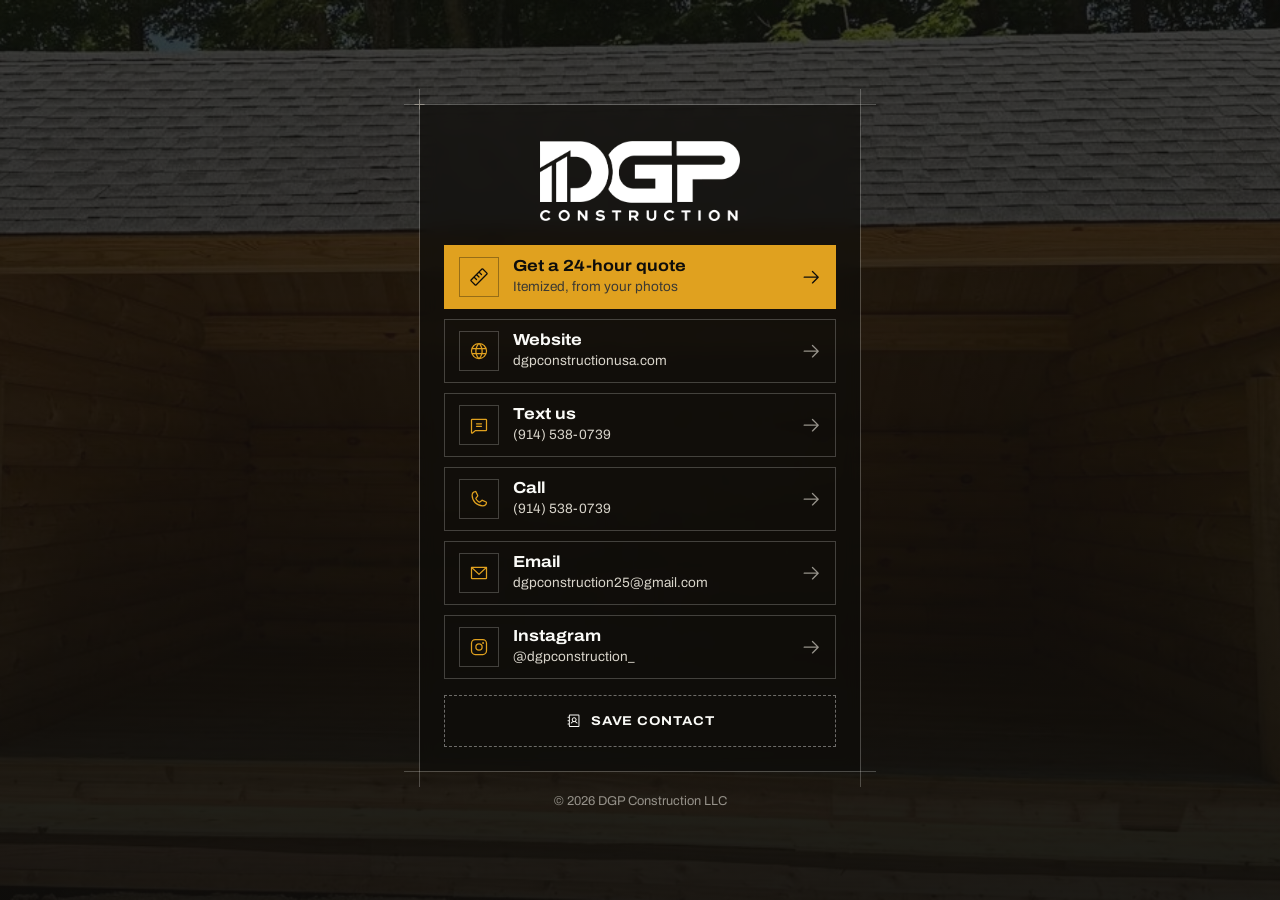
<file: redirect/index.html>
<!doctype html>
<html lang="en">
<head>
  <meta charset="utf-8">
  <meta name="viewport" content="width=device-width, initial-scale=1">
  <title>DGP Construction | Contact Card</title>
  <meta name="description" content="Contact DGP Construction: finish carpentry and trim work in Danbury, CT. Text, call, email or request an itemized quote within 24 hours.">
  <meta name="robots" content="noindex, follow">
  <meta name="theme-color" content="#0E0D0B">
  <link rel="canonical" href="https://dgpconstructionusa.com/redirect/">
  <link rel="icon" href="../favicon.ico" sizes="32x32">
  <link rel="icon" href="../assets/icons/favicon.svg" type="image/svg+xml">
  <link rel="apple-touch-icon" href="../apple-touch-icon.png">
  <link rel="manifest" href="../site.webmanifest">

  <meta property="og:type" content="profile">
  <meta property="og:site_name" content="DGP Construction">
  <meta property="og:title" content="DGP Construction | Contact Card">
  <meta property="og:description" content="Finish carpentry and trim work in Danbury, CT. Text, call, email or request an itemized quote within 24 hours.">
  <meta property="og:url" content="https://dgpconstructionusa.com/redirect/">
  <meta property="og:image" content="https://dgpconstructionusa.com/assets/img/og-image.jpg">
  <meta property="og:image:width" content="1200">
  <meta property="og:image:height" content="630">
  <meta name="twitter:card" content="summary_large_image">

  <link rel="preload" href="../assets/fonts/archivo-latin.woff2" as="font" type="font/woff2" crossorigin>
  <link rel="stylesheet" href="../assets/css/style.css">
</head>
<body class="card-page">
  <div class="card-bg" aria-hidden="true">
    <img src="../assets/img/dgp-timber-pavilion.webp" alt="" width="1365" height="635" fetchpriority="high">
  </div>

  <main class="vcard">
    <div class="vcard-sheet">
      <span class="t-v t-l" aria-hidden="true"></span><span class="t-v t-r" aria-hidden="true"></span>
      <span class="t-h t-t" aria-hidden="true"></span><span class="t-h t-b" aria-hidden="true"></span>
      <svg class="t-decor" aria-hidden="true"><use href="#i-plus"/></svg>

      <header class="vcard-head">
        <a href="../" aria-label="DGP Construction website"><img class="vcard-logo" src="../assets/img/DGP-LOGO-WHITE.webp" alt="DGP Construction" width="1100" height="440"></a>
        <h1 class="sr-only">DGP Construction contact card</h1>
      </header>

      <nav aria-label="Contact DGP Construction">
        <ul class="vcard-links">
          <li><a class="vlink vlink-primary" href="../#quote">
            <span class="vlink-ico"><svg class="ico" aria-hidden="true"><use href="#i-ruler"/></svg></span>
            <span class="vlink-text"><strong>Get a 24-hour quote</strong><span>Itemized, from your photos</span></span>
            <svg class="ico" aria-hidden="true"><use href="#i-arrow-right"/></svg>
          </a></li>
          <li><a class="vlink" href="../">
            <span class="vlink-ico"><svg class="ico" aria-hidden="true"><use href="#i-globe"/></svg></span>
            <span class="vlink-text"><strong>Website</strong><span>dgpconstructionusa.com</span></span>
            <svg class="ico" aria-hidden="true"><use href="#i-arrow-right"/></svg>
          </a></li>
          <li><a class="vlink" href="sms:+19145380739">
            <span class="vlink-ico"><svg class="ico" aria-hidden="true"><use href="#i-chat-text"/></svg></span>
            <span class="vlink-text"><strong>Text us</strong><span>(914) 538-0739</span></span>
            <svg class="ico" aria-hidden="true"><use href="#i-arrow-right"/></svg>
          </a></li>
          <li><a class="vlink" href="tel:+19145380739">
            <span class="vlink-ico"><svg class="ico" aria-hidden="true"><use href="#i-phone"/></svg></span>
            <span class="vlink-text"><strong>Call</strong><span>(914) 538-0739</span></span>
            <svg class="ico" aria-hidden="true"><use href="#i-arrow-right"/></svg>
          </a></li>
          <li><a class="vlink" href="mailto:dgpconstruction25@gmail.com">
            <span class="vlink-ico"><svg class="ico" aria-hidden="true"><use href="#i-envelope-simple"/></svg></span>
            <span class="vlink-text"><strong>Email</strong><span>dgpconstruction25@gmail.com</span></span>
            <svg class="ico" aria-hidden="true"><use href="#i-arrow-right"/></svg>
          </a></li>
          <li><a class="vlink" href="https://www.instagram.com/dgpconstruction_/" target="_blank" rel="noopener">
            <span class="vlink-ico"><svg class="ico" aria-hidden="true"><use href="#i-instagram"/></svg></span>
            <span class="vlink-text"><strong>Instagram</strong><span>@dgpconstruction_</span></span>
            <svg class="ico" aria-hidden="true"><use href="#i-arrow-right"/></svg>
          </a></li>
          <!-- FACEBOOK: add the page URL and uncomment when it exists
          <li><a class="vlink" href="https://www.facebook.com/YOUR-PAGE" target="_blank" rel="noopener">
            <span class="vlink-ico"><svg class="ico" aria-hidden="true"><use href="#i-facebook"/></svg></span>
            <span class="vlink-text"><strong>Facebook</strong><span>DGP Construction</span></span>
            <svg class="ico" aria-hidden="true"><use href="#i-arrow-right"/></svg>
          </a></li>
          -->
        </ul>
      </nav>

      <a class="vcard-save" href="dgp-construction.vcf" download>
        <svg class="ico" aria-hidden="true"><use href="#i-address-book"/></svg>
        Save contact
      </a>
    </div>

    <p class="vcard-foot">&copy; 2026 DGP Construction LLC</p>
  </main>

  <svg class="sprite" width="0" height="0" aria-hidden="true">
    <symbol id="i-ruler" viewBox="0 0 256 256"><path d="M235.32,73.37,182.63,20.69a16,16,0,0,0-22.63,0L20.68,160a16,16,0,0,0,0,22.63l52.69,52.68a16,16,0,0,0,22.63,0L235.32,96A16,16,0,0,0,235.32,73.37ZM84.68,224,32,171.31l32-32,26.34,26.35a8,8,0,0,0,11.32-11.32L75.31,128,96,107.31l26.34,26.35a8,8,0,0,0,11.32-11.32L107.31,96,128,75.31l26.34,26.35a8,8,0,0,0,11.32-11.32L139.31,64l32-32L224,84.69Z"/></symbol>
    <symbol id="i-arrow-right" viewBox="0 0 256 256"><path d="M221.66,133.66l-72,72a8,8,0,0,1-11.32-11.32L196.69,136H40a8,8,0,0,1,0-16H196.69L138.34,61.66a8,8,0,0,1,11.32-11.32l72,72A8,8,0,0,1,221.66,133.66Z"/></symbol>
    <symbol id="i-chat-text" viewBox="0 0 256 256"><path d="M216,48H40A16,16,0,0,0,24,64V224a15.85,15.85,0,0,0,9.24,14.5A16.13,16.13,0,0,0,40,240a15.89,15.89,0,0,0,10.25-3.78l.09-.07L83,208H216a16,16,0,0,0,16-16V64A16,16,0,0,0,216,48ZM40,224h0ZM216,192H80a8,8,0,0,0-5.23,1.95L40,224V64H216ZM88,112a8,8,0,0,1,8-8h64a8,8,0,0,1,0,16H96A8,8,0,0,1,88,112Zm0,32a8,8,0,0,1,8-8h64a8,8,0,1,1,0,16H96A8,8,0,0,1,88,144Z"/></symbol>
    <symbol id="i-phone" viewBox="0 0 256 256"><path d="M222.37,158.46l-47.11-21.11-.13-.06a16,16,0,0,0-15.17,1.4,8.12,8.12,0,0,0-.75.56L134.87,160c-15.42-7.49-31.34-23.29-38.83-38.51l20.78-24.71c.2-.25.39-.5.57-.77a16,16,0,0,0,1.32-15.06l0-.12L97.54,33.64a16,16,0,0,0-16.62-9.52A56.26,56.26,0,0,0,32,80c0,79.4,64.6,144,144,144a56.26,56.26,0,0,0,55.88-48.92A16,16,0,0,0,222.37,158.46ZM176,208A128.14,128.14,0,0,1,48,80,40.2,40.2,0,0,1,82.87,40a.61.61,0,0,0,0,.12l21,47L83.2,111.86a6.13,6.13,0,0,0-.57.77,16,16,0,0,0-1,15.7c9.06,18.53,27.73,37.06,46.46,46.11a16,16,0,0,0,15.75-1.14,8.44,8.44,0,0,0,.74-.56L168.89,152l47,21.05h0s.08,0,.11,0A40.21,40.21,0,0,1,176,208Z"/></symbol>
    <symbol id="i-envelope-simple" viewBox="0 0 256 256"><path d="M224,48H32a8,8,0,0,0-8,8V192a16,16,0,0,0,16,16H216a16,16,0,0,0,16-16V56A8,8,0,0,0,224,48ZM203.43,64,128,133.15,52.57,64ZM216,192H40V74.19l82.59,75.71a8,8,0,0,0,10.82,0L216,74.19V192Z"/></symbol>
    <symbol id="i-instagram" viewBox="0 0 256 256"><path d="M128,80a48,48,0,1,0,48,48A48.05,48.05,0,0,0,128,80Zm0,80a32,32,0,1,1,32-32A32,32,0,0,1,128,160ZM176,24H80A56.06,56.06,0,0,0,24,80v96a56.06,56.06,0,0,0,56,56h96a56.06,56.06,0,0,0,56-56V80A56.06,56.06,0,0,0,176,24Zm40,152a40,40,0,0,1-40,40H80a40,40,0,0,1-40-40V80A40,40,0,0,1,80,40h96a40,40,0,0,1,40,40ZM192,76a12,12,0,1,1-12-12A12,12,0,0,1,192,76Z"/></symbol>
    <symbol id="i-plus" viewBox="0 0 256 256"><path d="M224,128a8,8,0,0,1-8,8H136v80a8,8,0,0,1-16,0V136H40a8,8,0,0,1,0-16h80V40a8,8,0,0,1,16,0v80h80A8,8,0,0,1,224,128Z"/></symbol>
    <symbol id="i-globe" viewBox="0 0 256 256"><path d="M128,24h0A104,104,0,1,0,232,128,104.12,104.12,0,0,0,128,24Zm88,104a87.61,87.61,0,0,1-3.33,24H174.16a157.44,157.44,0,0,0,0-48h38.51A87.61,87.61,0,0,1,216,128ZM102,168H154a115.11,115.11,0,0,1-26,45A115.27,115.27,0,0,1,102,168Zm-3.9-16a140.84,140.84,0,0,1,0-48h59.88a140.84,140.84,0,0,1,0,48ZM40,128a87.61,87.61,0,0,1,3.33-24H81.84a157.44,157.44,0,0,0,0,48H43.33A87.61,87.61,0,0,1,40,128ZM154,88H102a115.11,115.11,0,0,1,26-45A115.27,115.27,0,0,1,154,88Zm52.33,0H170.71a135.28,135.28,0,0,0-22.3-45.6A88.29,88.29,0,0,1,206.37,88ZM107.59,42.4A135.28,135.28,0,0,0,85.29,88H49.63A88.29,88.29,0,0,1,107.59,42.4ZM49.63,168H85.29a135.28,135.28,0,0,0,22.3,45.6A88.29,88.29,0,0,1,49.63,168Zm98.78,45.6a135.28,135.28,0,0,0,22.3-45.6h35.66A88.29,88.29,0,0,1,148.41,213.6Z"/></symbol>
    <symbol id="i-address-book" viewBox="0 0 256 256"><path d="M83.19,174.4a8,8,0,0,0,11.21-1.6,52,52,0,0,1,83.2,0,8,8,0,1,0,12.8-9.6A67.88,67.88,0,0,0,163,141.51a40,40,0,1,0-53.94,0A67.88,67.88,0,0,0,81.6,163.2,8,8,0,0,0,83.19,174.4ZM112,112a24,24,0,1,1,24,24A24,24,0,0,1,112,112Zm96-88H64A16,16,0,0,0,48,40V64H32a8,8,0,0,0,0,16H48v40H32a8,8,0,0,0,0,16H48v40H32a8,8,0,0,0,0,16H48v24a16,16,0,0,0,16,16H208a16,16,0,0,0,16-16V40A16,16,0,0,0,208,24Zm0,192H64V40H208Z"/></symbol>
    <symbol id="i-facebook" viewBox="0 0 256 256"><path d="M128,24A104,104,0,1,0,232,128,104.11,104.11,0,0,0,128,24Zm8,191.63V152h24a8,8,0,0,0,0-16H136V112a16,16,0,0,1,16-16h16a8,8,0,0,0,0-16H152a32,32,0,0,0-32,32v24H96a8,8,0,0,0,0,16h24v63.63a88,88,0,1,1,16,0Z"/></symbol>
  </svg>
</body>
</html>
</file>
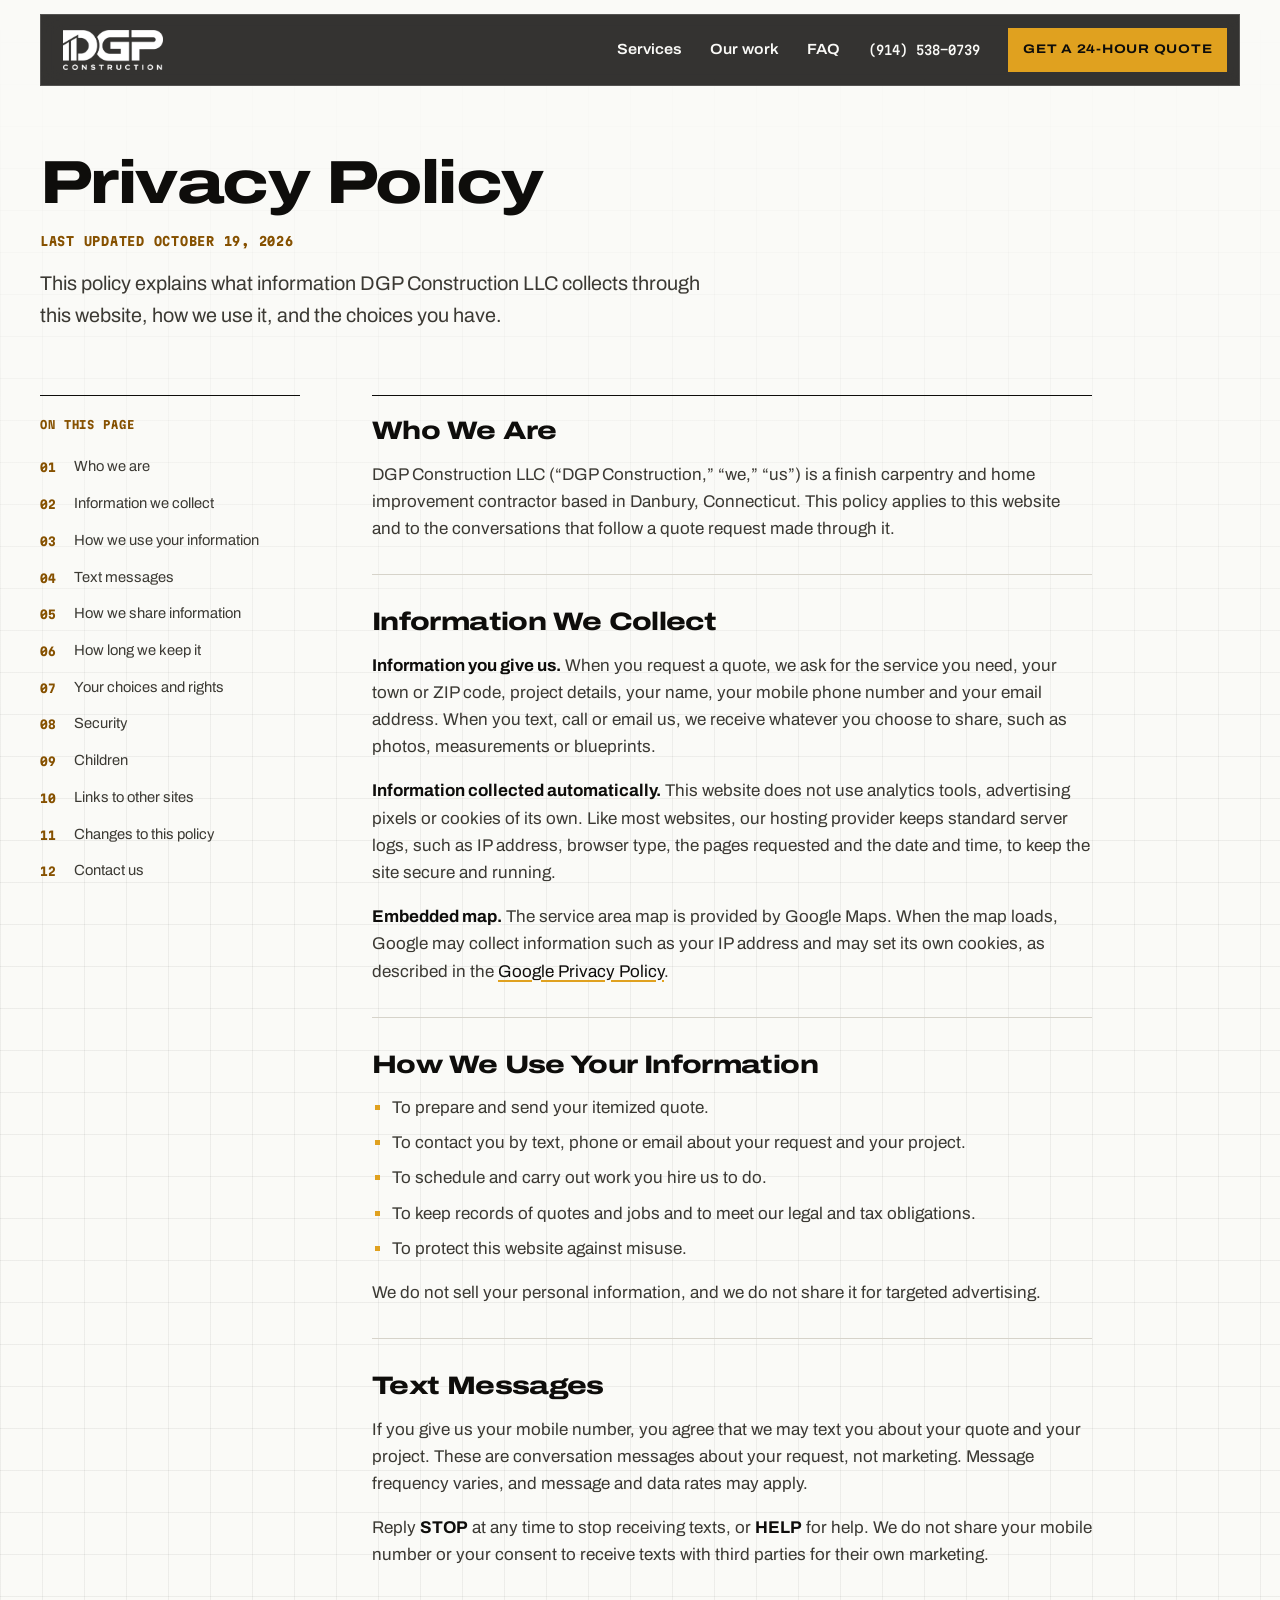
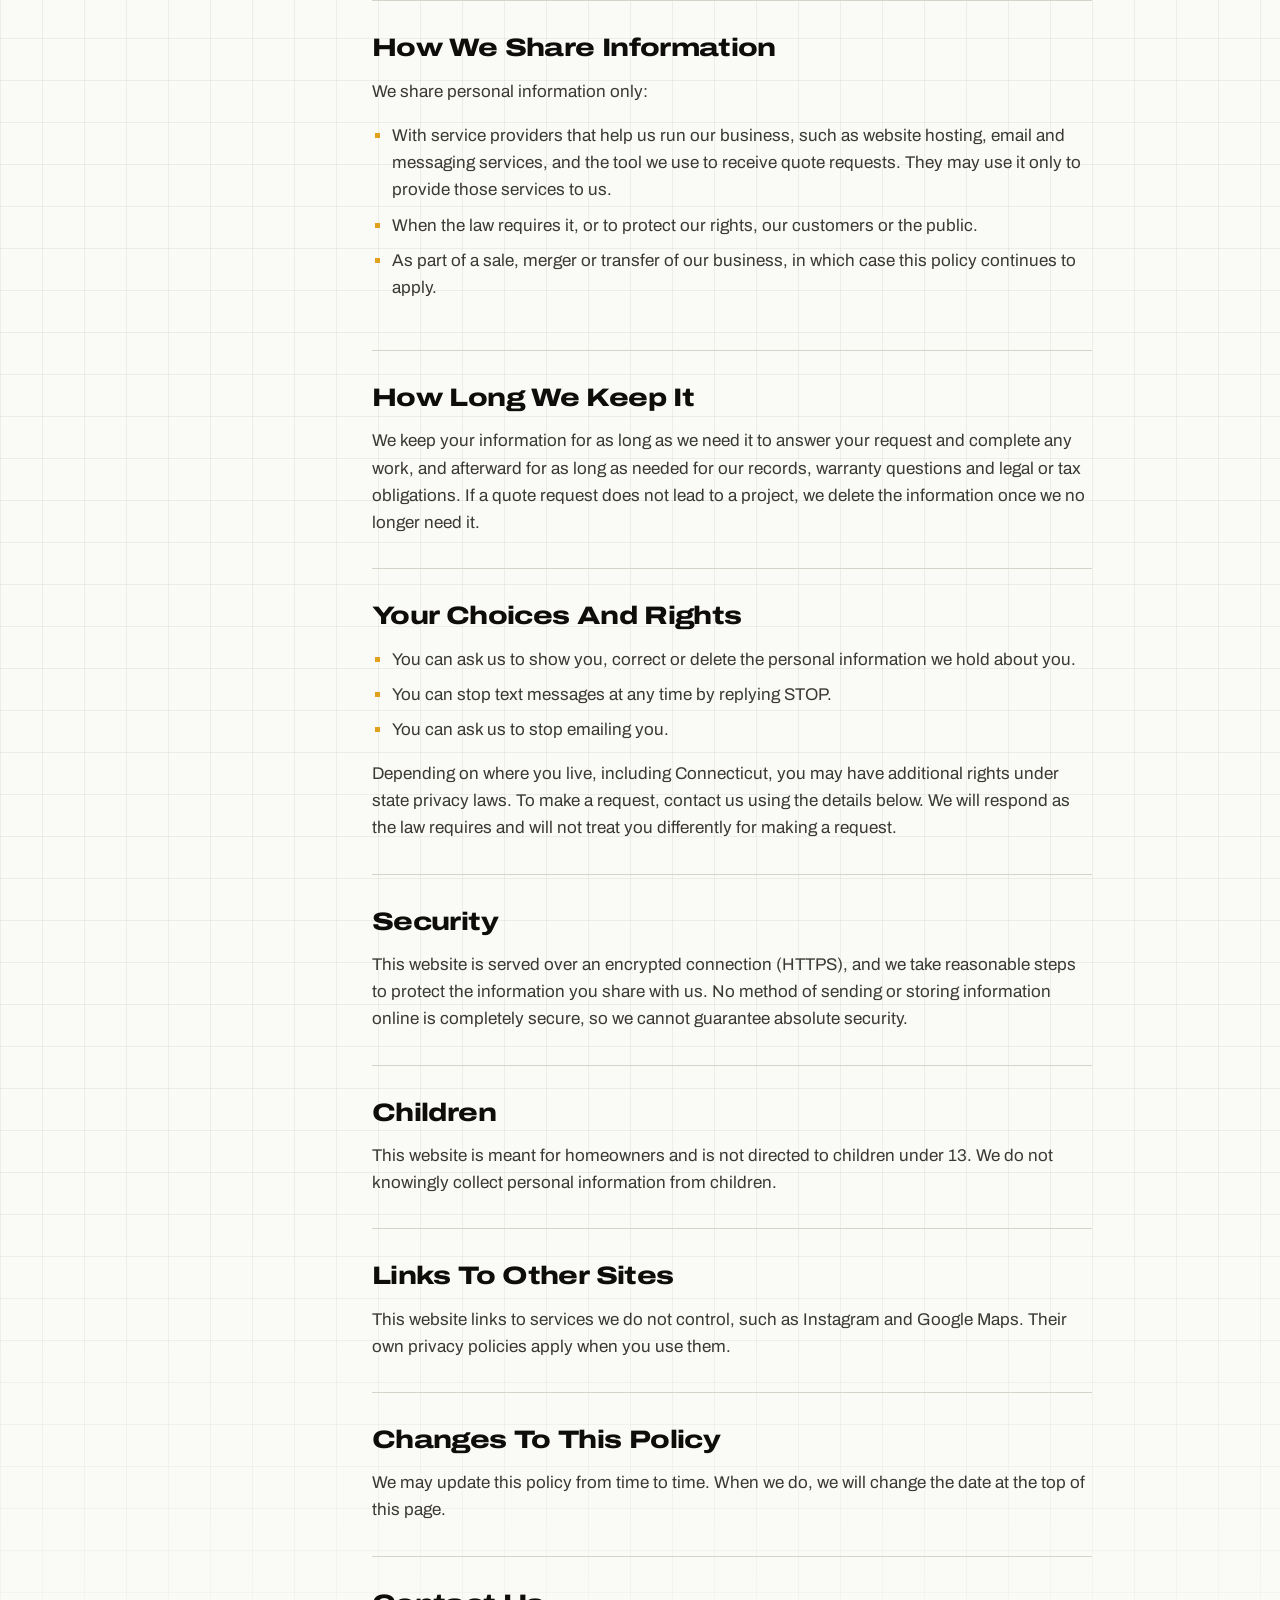
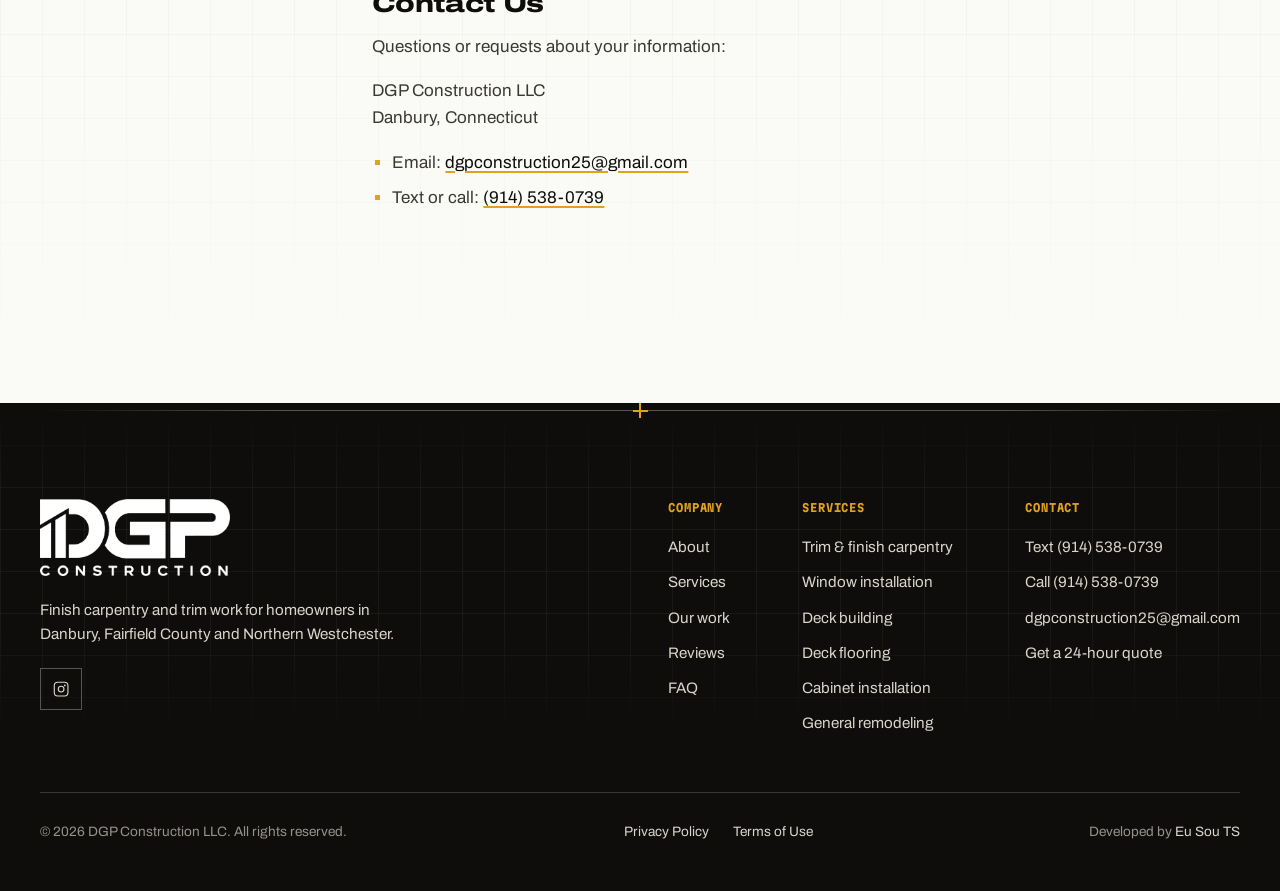
<file: privacy-policy.html>
<!doctype html>
<html lang="en">
<head>
  <meta charset="utf-8">
  <meta name="viewport" content="width=device-width, initial-scale=1">
  <title>Privacy Policy | DGP Construction</title>
  <meta name="description" content="How DGP Construction LLC collects, uses and protects the information you share through this website.">
  <meta name="theme-color" content="#0E0D0B">
  <link rel="canonical" href="https://dgpconstructionusa.com/privacy-policy.html">
  <link rel="icon" href="favicon.ico" sizes="32x32">
  <link rel="icon" href="assets/icons/favicon.svg" type="image/svg+xml">
  <link rel="apple-touch-icon" href="apple-touch-icon.png">
  <link rel="manifest" href="site.webmanifest">
  <link rel="preload" href="assets/fonts/archivo-latin.woff2" as="font" type="font/woff2" crossorigin>
  <link rel="stylesheet" href="assets/css/style.css">
</head>
<body>
  <a class="skip" href="#main">Skip to content</a>

  <header class="site-header" id="top">
    <div class="wrap">
      <div class="header-row">
      <a class="brand" href="index.html" aria-label="DGP Construction, back to top">
        <img src="assets/img/DGP-LOGO-WHITE.webp" alt="DGP Construction" width="1100" height="440">
      </a>
      <nav class="nav" id="nav" aria-label="Main">
        <a href="index.html#services">Services</a>
        <a href="index.html#work">Our work</a>
        <a href="index.html#faq">FAQ</a>
        <a class="nav-phone" href="tel:+19145380739">(914) 538-0739</a>
      </nav>
      <a class="btn btn-gold btn-sm header-cta" href="index.html#quote">Get a 24-hour quote</a>
      <button class="nav-toggle" type="button" aria-expanded="false" aria-controls="nav" aria-label="Open menu">
        <span></span><span></span>
      </button>
    </div>
    </div>
  </header>

  <main id="main" class="sheet legal">
    <div class="wrap">
      <div class="legal-head">
        <h1>Privacy Policy</h1>
        <p class="legal-meta">Last updated October 19, 2026</p>
        <p class="lede">This policy explains what information DGP Construction LLC collects through this website, how we use it, and the choices you have.</p>
      </div>
      <div class="legal-grid">
        <nav class="legal-toc" aria-label="On this page">
          <p class="f-title">On this page</p>
          <ol>
            <li><a href="#who-we-are">Who we are</a></li>
            <li><a href="#information-we-collect">Information we collect</a></li>
            <li><a href="#how-we-use-it">How we use your information</a></li>
            <li><a href="#text-messages">Text messages</a></li>
            <li><a href="#sharing">How we share information</a></li>
            <li><a href="#retention">How long we keep it</a></li>
            <li><a href="#your-choices">Your choices and rights</a></li>
            <li><a href="#security">Security</a></li>
            <li><a href="#children">Children</a></li>
            <li><a href="#other-sites">Links to other sites</a></li>
            <li><a href="#changes">Changes to this policy</a></li>
            <li><a href="#contact">Contact us</a></li>
          </ol>
        </nav>
        <article class="legal-body">
          <section id="who-we-are" aria-labelledby="who-we-are-h">
            <h2 id="who-we-are-h">Who we are</h2>
            <p>DGP Construction LLC (“DGP Construction,” “we,” “us”) is a finish carpentry and home improvement contractor based in Danbury, Connecticut. This policy applies to this website and to the conversations that follow a quote request made through it.</p>
          </section>

          <section id="information-we-collect" aria-labelledby="information-we-collect-h">
            <h2 id="information-we-collect-h">Information we collect</h2>
            <p><strong>Information you give us.</strong> When you request a quote, we ask for the service you need, your town or ZIP code, project details, your name, your mobile phone number and your email address. When you text, call or email us, we receive whatever you choose to share, such as photos, measurements or blueprints.</p>
            <p><strong>Information collected automatically.</strong> This website does not use analytics tools, advertising pixels or cookies of its own. Like most websites, our hosting provider keeps standard server logs, such as IP address, browser type, the pages requested and the date and time, to keep the site secure and running.</p>
            <p><strong>Embedded map.</strong> The service area map is provided by Google Maps. When the map loads, Google may collect information such as your IP address and may set its own cookies, as described in the <a href="https://policies.google.com/privacy" target="_blank" rel="noopener">Google Privacy Policy</a>.</p>
          </section>

          <section id="how-we-use-it" aria-labelledby="how-we-use-it-h">
            <h2 id="how-we-use-it-h">How we use your information</h2>
            <ul>
            <li>To prepare and send your itemized quote.</li>
            <li>To contact you by text, phone or email about your request and your project.</li>
            <li>To schedule and carry out work you hire us to do.</li>
            <li>To keep records of quotes and jobs and to meet our legal and tax obligations.</li>
            <li>To protect this website against misuse.</li>
            </ul>
            <p>We do not sell your personal information, and we do not share it for targeted advertising.</p>
          </section>

          <section id="text-messages" aria-labelledby="text-messages-h">
            <h2 id="text-messages-h">Text messages</h2>
            <p>If you give us your mobile number, you agree that we may text you about your quote and your project. These are conversation messages about your request, not marketing. Message frequency varies, and message and data rates may apply.</p>
            <p>Reply <strong>STOP</strong> at any time to stop receiving texts, or <strong>HELP</strong> for help. We do not share your mobile number or your consent to receive texts with third parties for their own marketing.</p>
          </section>

          <section id="sharing" aria-labelledby="sharing-h">
            <h2 id="sharing-h">How we share information</h2>
            <p>We share personal information only:</p>
            <ul>
            <li>With service providers that help us run our business, such as website hosting, email and messaging services, and the tool we use to receive quote requests. They may use it only to provide those services to us.</li>
            <li>When the law requires it, or to protect our rights, our customers or the public.</li>
            <li>As part of a sale, merger or transfer of our business, in which case this policy continues to apply.</li>
            </ul>
          </section>

          <section id="retention" aria-labelledby="retention-h">
            <h2 id="retention-h">How long we keep it</h2>
            <p>We keep your information for as long as we need it to answer your request and complete any work, and afterward for as long as needed for our records, warranty questions and legal or tax obligations. If a quote request does not lead to a project, we delete the information once we no longer need it.</p>
          </section>

          <section id="your-choices" aria-labelledby="your-choices-h">
            <h2 id="your-choices-h">Your choices and rights</h2>
            <ul>
            <li>You can ask us to show you, correct or delete the personal information we hold about you.</li>
            <li>You can stop text messages at any time by replying STOP.</li>
            <li>You can ask us to stop emailing you.</li>
            </ul>
            <p>Depending on where you live, including Connecticut, you may have additional rights under state privacy laws. To make a request, contact us using the details below. We will respond as the law requires and will not treat you differently for making a request.</p>
          </section>

          <section id="security" aria-labelledby="security-h">
            <h2 id="security-h">Security</h2>
            <p>This website is served over an encrypted connection (HTTPS), and we take reasonable steps to protect the information you share with us. No method of sending or storing information online is completely secure, so we cannot guarantee absolute security.</p>
          </section>

          <section id="children" aria-labelledby="children-h">
            <h2 id="children-h">Children</h2>
            <p>This website is meant for homeowners and is not directed to children under 13. We do not knowingly collect personal information from children.</p>
          </section>

          <section id="other-sites" aria-labelledby="other-sites-h">
            <h2 id="other-sites-h">Links to other sites</h2>
            <p>This website links to services we do not control, such as Instagram and Google Maps. Their own privacy policies apply when you use them.</p>
          </section>

          <section id="changes" aria-labelledby="changes-h">
            <h2 id="changes-h">Changes to this policy</h2>
            <p>We may update this policy from time to time. When we do, we will change the date at the top of this page.</p>
          </section>

          <section id="contact" aria-labelledby="contact-h">
            <h2 id="contact-h">Contact us</h2>
            <p>Questions or requests about your information:</p>
            <p>DGP Construction LLC<br>Danbury, Connecticut</p>
            <ul>
            <li>Email: <a href="mailto:dgpconstruction25@gmail.com">dgpconstruction25@gmail.com</a></li>
            <li>Text or call: <a href="tel:+19145380739">(914) 538-0739</a></li>
            </ul>
          </section>
        </article>
      </div>
    </div>
  </main>

  <footer class="site-footer">
    <div class="wrap">
      <div class="f-top">
        <div class="f-brand">
          <a href="index.html" aria-label="DGP Construction, back to top"><img src="assets/img/DGP-LOGO-WHITE.webp" alt="DGP Construction" width="1100" height="440" loading="lazy"></a>
          <p>Finish carpentry and trim work for homeowners in Danbury, Fairfield County and Northern Westchester.</p>
          <ul class="f-social">
            <li><a href="https://www.instagram.com/dgpconstruction_/" target="_blank" rel="noopener" aria-label="DGP Construction on Instagram"><svg class="ico" aria-hidden="true"><use href="#i-instagram"/></svg></a></li>
          </ul>
        </div>
        <div class="f-cols">
          <div>
            <p class="f-title">Company</p>
            <ul>
              <li><a href="index.html#about">About</a></li>
              <li><a href="index.html#services">Services</a></li>
              <li><a href="index.html#work">Our work</a></li>
              <li><a href="index.html#reviews">Reviews</a></li>
              <li><a href="index.html#faq">FAQ</a></li>
            </ul>
          </div>
          <div>
            <p class="f-title">Services</p>
            <ul>
              <li><a href="index.html#services">Trim &amp; finish carpentry</a></li>
              <li><a href="index.html#services">Window installation</a></li>
              <li><a href="index.html#services">Deck building</a></li>
              <li><a href="index.html#services">Deck flooring</a></li>
              <li><a href="index.html#services">Cabinet installation</a></li>
              <li><a href="index.html#services">General remodeling</a></li>
            </ul>
          </div>
          <div>
            <p class="f-title">Contact</p>
            <ul>
              <li><a href="sms:+19145380739">Text (914) 538-0739</a></li>
              <li><a href="tel:+19145380739">Call (914) 538-0739</a></li>
              <li><a href="mailto:dgpconstruction25@gmail.com">dgpconstruction25@gmail.com</a></li>
              <li><a href="index.html#quote">Get a 24-hour quote</a></li>
            </ul>
          </div>
        </div>
      </div>
      <div class="f-bottom">
        <p>&copy; <span id="year">2026</span> DGP Construction LLC. All rights reserved.</p>
        <ul class="f-legal">
          <li><a href="privacy-policy.html">Privacy Policy</a></li>
          <li><a href="terms-of-use.html">Terms of Use</a></li>
        </ul>
        <p class="f-credit">Developed by <a href="https://eusouts.com.br/" target="_blank" rel="noopener">Eu Sou TS</a></p>
      </div>
    </div>
  </footer>

  <nav class="action-bar" aria-label="Quick contact">
    <a href="sms:+19145380739"><svg class="ico" aria-hidden="true"><use href="#i-chat-text"/></svg>Text us</a>
    <a href="tel:+19145380739"><svg class="ico" aria-hidden="true"><use href="#i-phone"/></svg>Call</a>
    <a class="ab-quote" href="index.html#quote">24-hour quote</a>
  </nav>

  <svg class="sprite" width="0" height="0" aria-hidden="true">
    <symbol id="i-arrow-right" viewBox="0 0 256 256"><path d="M221.66,133.66l-72,72a8,8,0,0,1-11.32-11.32L196.69,136H40a8,8,0,0,1,0-16H196.69L138.34,61.66a8,8,0,0,1,11.32-11.32l72,72A8,8,0,0,1,221.66,133.66Z"/></symbol>
    <symbol id="i-chat-text" viewBox="0 0 256 256"><path d="M216,48H40A16,16,0,0,0,24,64V224a15.85,15.85,0,0,0,9.24,14.5A16.13,16.13,0,0,0,40,240a15.89,15.89,0,0,0,10.25-3.78l.09-.07L83,208H216a16,16,0,0,0,16-16V64A16,16,0,0,0,216,48ZM40,224h0ZM216,192H80a8,8,0,0,0-5.23,1.95L40,224V64H216ZM88,112a8,8,0,0,1,8-8h64a8,8,0,0,1,0,16H96A8,8,0,0,1,88,112Zm0,32a8,8,0,0,1,8-8h64a8,8,0,1,1,0,16H96A8,8,0,0,1,88,144Z"/></symbol>
    <symbol id="i-phone" viewBox="0 0 256 256"><path d="M222.37,158.46l-47.11-21.11-.13-.06a16,16,0,0,0-15.17,1.4,8.12,8.12,0,0,0-.75.56L134.87,160c-15.42-7.49-31.34-23.29-38.83-38.51l20.78-24.71c.2-.25.39-.5.57-.77a16,16,0,0,0,1.32-15.06l0-.12L97.54,33.64a16,16,0,0,0-16.62-9.52A56.26,56.26,0,0,0,32,80c0,79.4,64.6,144,144,144a56.26,56.26,0,0,0,55.88-48.92A16,16,0,0,0,222.37,158.46ZM176,208A128.14,128.14,0,0,1,48,80,40.2,40.2,0,0,1,82.87,40a.61.61,0,0,0,0,.12l21,47L83.2,111.86a6.13,6.13,0,0,0-.57.77,16,16,0,0,0-1,15.7c9.06,18.53,27.73,37.06,46.46,46.11a16,16,0,0,0,15.75-1.14,8.44,8.44,0,0,0,.74-.56L168.89,152l47,21.05h0s.08,0,.11,0A40.21,40.21,0,0,1,176,208Z"/></symbol>
    <symbol id="i-envelope-simple" viewBox="0 0 256 256"><path d="M224,48H32a8,8,0,0,0-8,8V192a16,16,0,0,0,16,16H216a16,16,0,0,0,16-16V56A8,8,0,0,0,224,48ZM203.43,64,128,133.15,52.57,64ZM216,192H40V74.19l82.59,75.71a8,8,0,0,0,10.82,0L216,74.19V192Z"/></symbol>
    <symbol id="i-upload-simple" viewBox="0 0 256 256"><path d="M224,144v64a8,8,0,0,1-8,8H40a8,8,0,0,1-8-8V144a8,8,0,0,1,16,0v56H208V144a8,8,0,0,1,16,0ZM93.66,77.66,120,51.31V144a8,8,0,0,0,16,0V51.31l26.34,26.35a8,8,0,0,0,11.32-11.32l-40-40a8,8,0,0,0-11.32,0l-40,40A8,8,0,0,0,93.66,77.66Z"/></symbol>
    <symbol id="i-arrow-up-right" viewBox="0 0 256 256"><path d="M200,64V168a8,8,0,0,1-16,0V83.31L69.66,197.66a8,8,0,0,1-11.32-11.32L172.69,72H88a8,8,0,0,1,0-16H192A8,8,0,0,1,200,64Z"/></symbol>
    <symbol id="i-quotes" viewBox="0 0 256 256"><path d="M100,56H40A16,16,0,0,0,24,72v64a16,16,0,0,0,16,16h60v8a32,32,0,0,1-32,32,8,8,0,0,0,0,16,48.05,48.05,0,0,0,48-48V72A16,16,0,0,0,100,56Zm0,80H40V72h60ZM216,56H156a16,16,0,0,0-16,16v64a16,16,0,0,0,16,16h60v8a32,32,0,0,1-32,32,8,8,0,0,0,0,16,48.05,48.05,0,0,0,48-48V72A16,16,0,0,0,216,56Zm0,80H156V72h60Z"/></symbol>
    <symbol id="i-plus" viewBox="0 0 256 256"><path d="M224,128a8,8,0,0,1-8,8H136v80a8,8,0,0,1-16,0V136H40a8,8,0,0,1,0-16h80V40a8,8,0,0,1,16,0v80h80A8,8,0,0,1,224,128Z"/></symbol>
    <symbol id="i-instagram" viewBox="0 0 256 256"><path d="M128,80a48,48,0,1,0,48,48A48.05,48.05,0,0,0,128,80Zm0,80a32,32,0,1,1,32-32A32,32,0,0,1,128,160ZM176,24H80A56.06,56.06,0,0,0,24,80v96a56.06,56.06,0,0,0,56,56h96a56.06,56.06,0,0,0,56-56V80A56.06,56.06,0,0,0,176,24Zm40,152a40,40,0,0,1-40,40H80a40,40,0,0,1-40-40V80A40,40,0,0,1,80,40h96a40,40,0,0,1,40,40ZM192,76a12,12,0,1,1-12-12A12,12,0,0,1,192,76Z"/></symbol>
    <symbol id="star" viewBox="0 0 256 256"><path d="M234.29,114.85l-45,38.83L203,211.75a16.4,16.4,0,0,1-24.5,17.82L128,198.49,77.47,229.57A16.4,16.4,0,0,1,53,211.75l13.76-58.07-45-38.83A16.46,16.46,0,0,1,31.08,86l59-4.76,22.76-55.08a16.36,16.36,0,0,1,30.27,0l22.75,55.08,59,4.76a16.46,16.46,0,0,1,9.37,28.86Z"/></symbol>
    
    <symbol id="stars5" viewBox="0 0 100 20"><use href="#star" x="0" width="18" height="18" y="1"/><use href="#star" x="20" width="18" height="18" y="1"/><use href="#star" x="40" width="18" height="18" y="1"/><use href="#star" x="60" width="18" height="18" y="1"/><use href="#star" x="80" width="18" height="18" y="1"/></symbol>
  </svg>

  <script src="assets/js/main.js" defer></script>
</body>
</html>
</file>
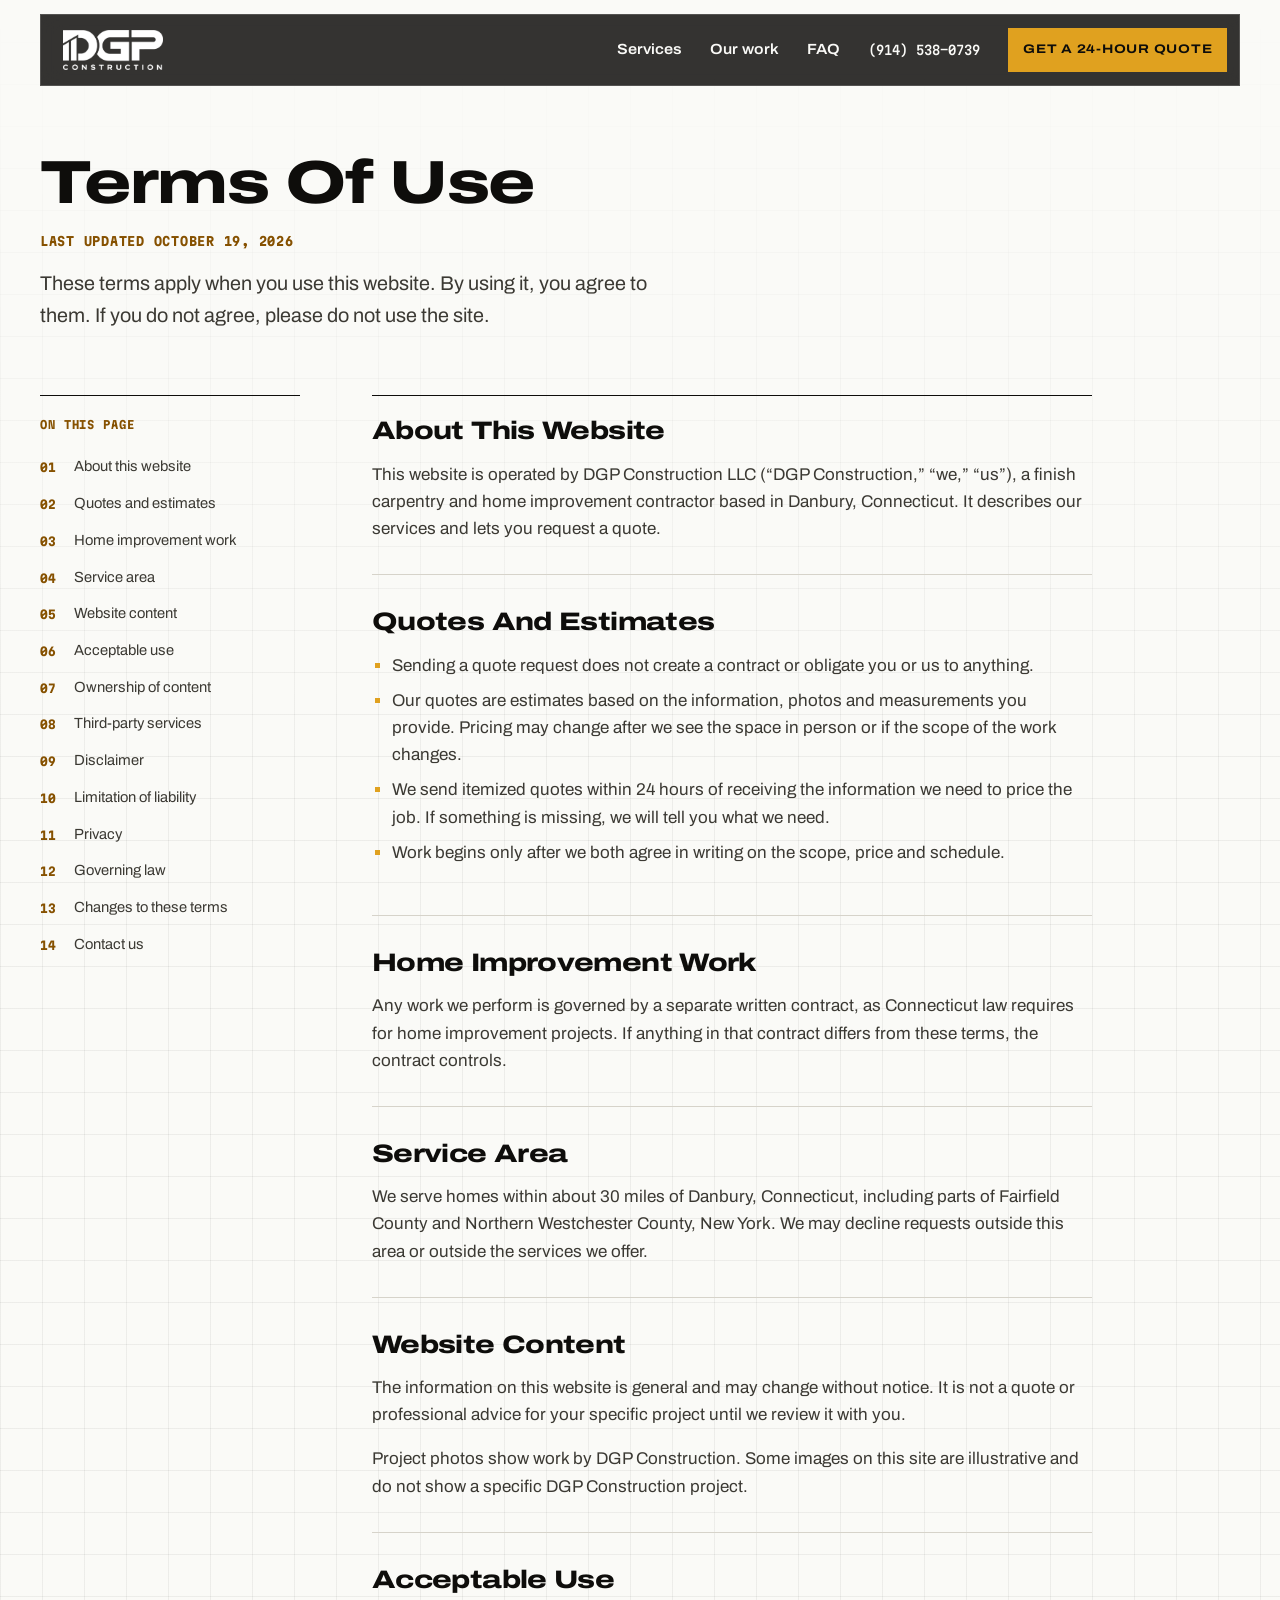
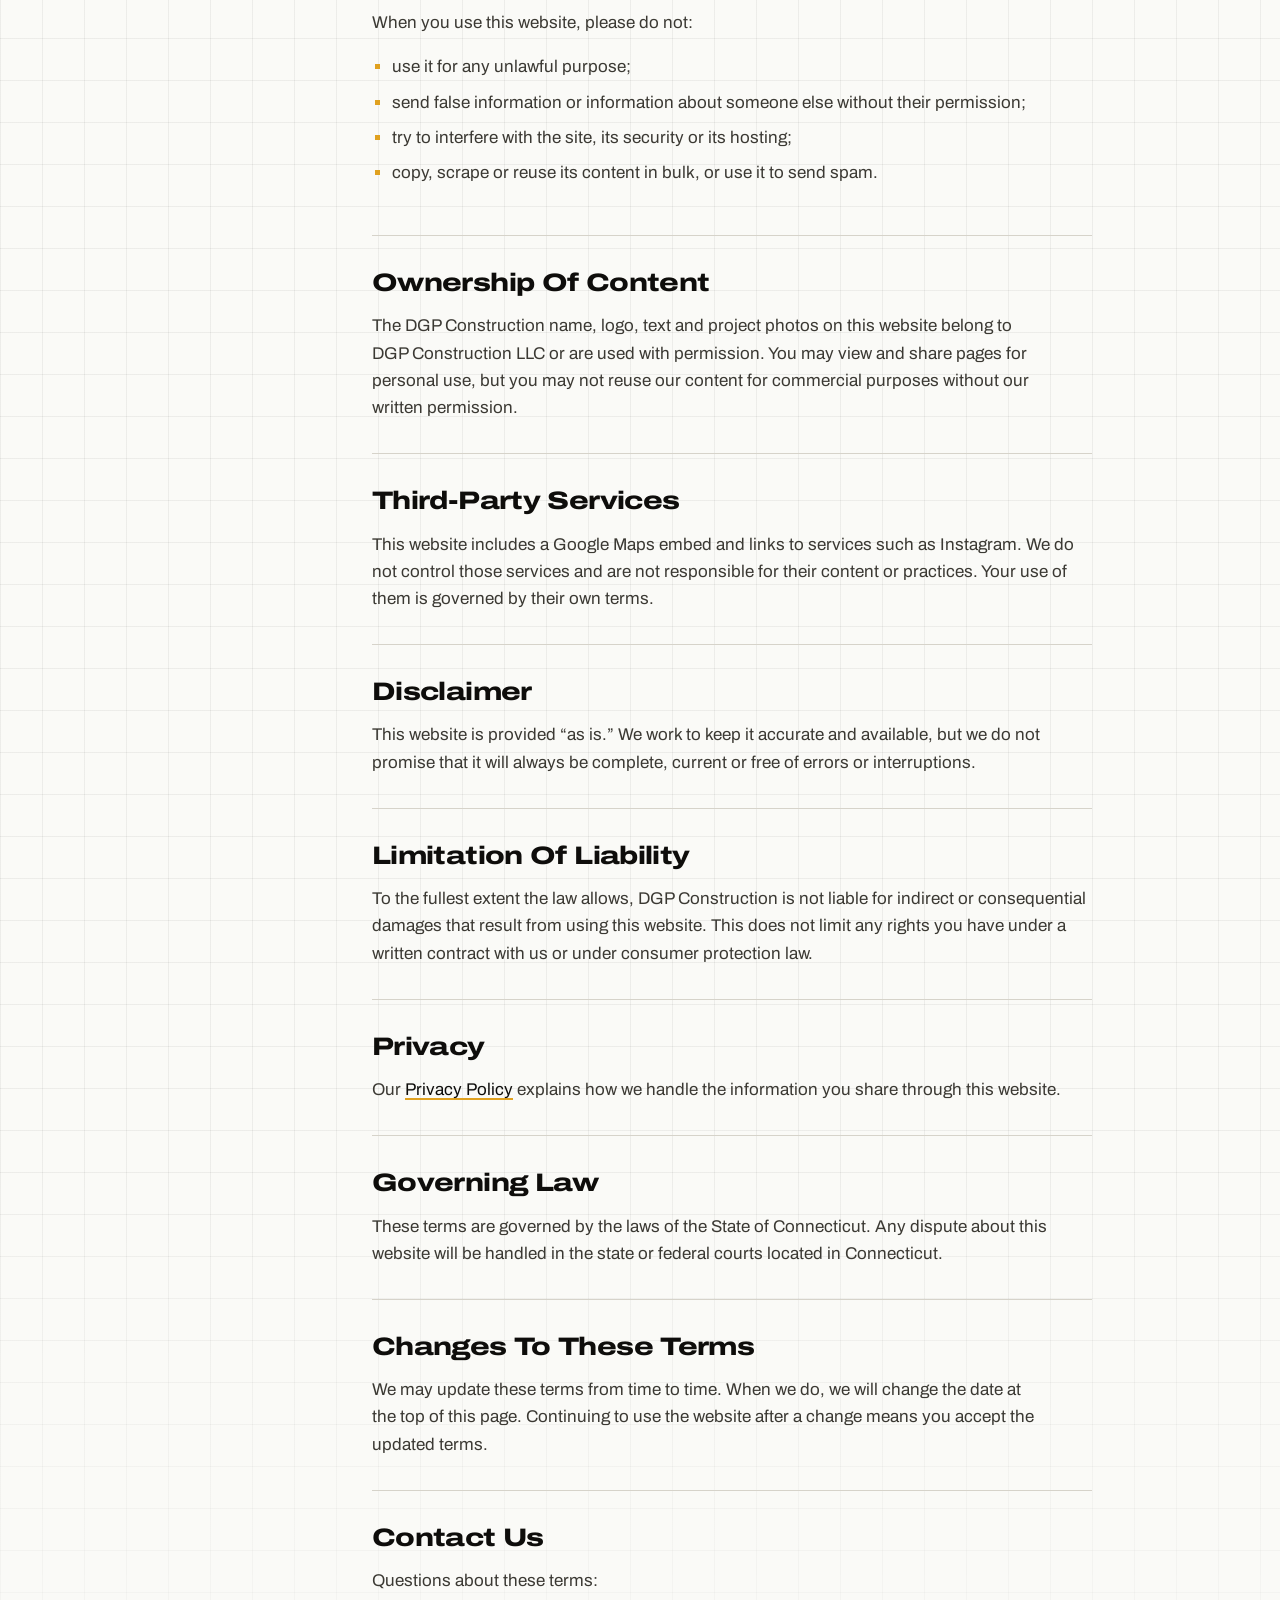
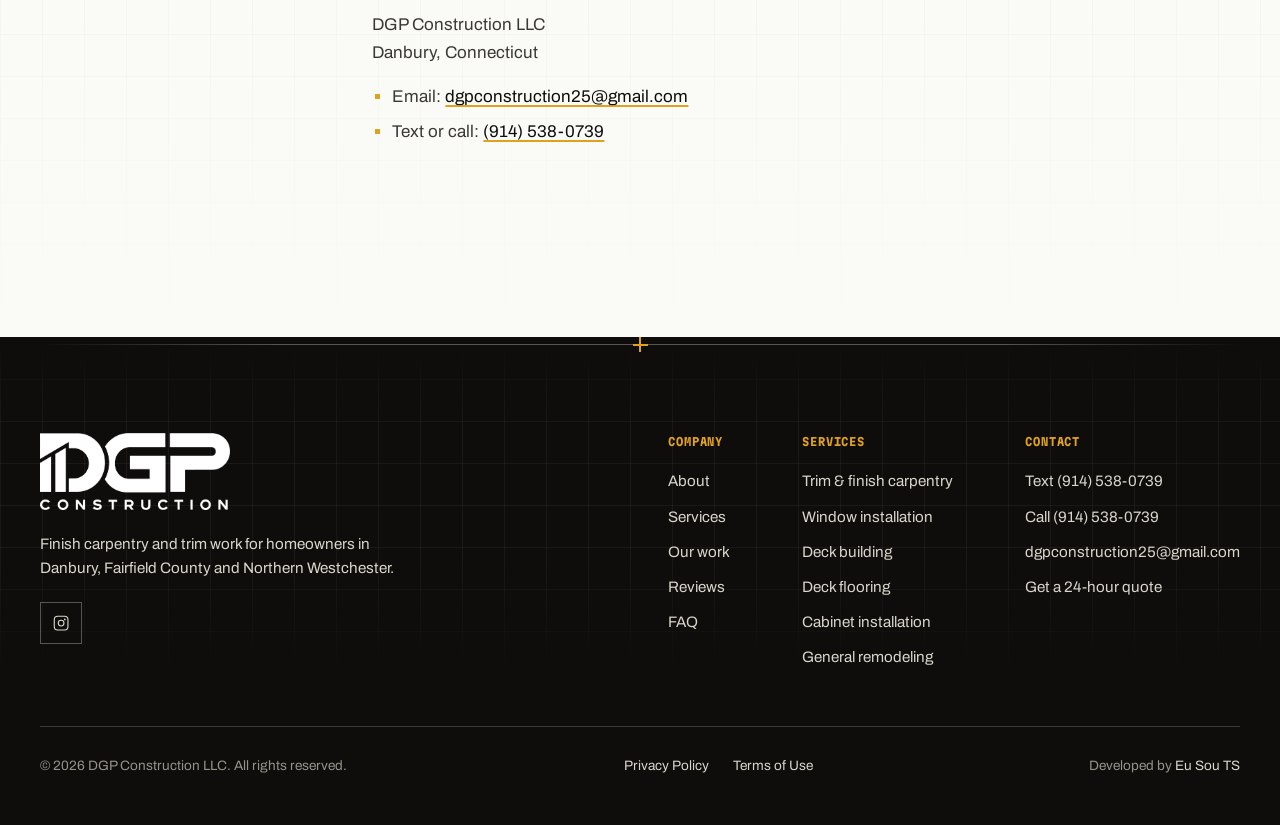
<file: terms-of-use.html>
<!doctype html>
<html lang="en">
<head>
  <meta charset="utf-8">
  <meta name="viewport" content="width=device-width, initial-scale=1">
  <title>Terms of Use | DGP Construction</title>
  <meta name="description" content="The terms that apply when you use the DGP Construction LLC website and request a quote.">
  <meta name="theme-color" content="#0E0D0B">
  <link rel="canonical" href="https://dgpconstructionusa.com/terms-of-use.html">
  <link rel="icon" href="favicon.ico" sizes="32x32">
  <link rel="icon" href="assets/icons/favicon.svg" type="image/svg+xml">
  <link rel="apple-touch-icon" href="apple-touch-icon.png">
  <link rel="manifest" href="site.webmanifest">
  <link rel="preload" href="assets/fonts/archivo-latin.woff2" as="font" type="font/woff2" crossorigin>
  <link rel="stylesheet" href="assets/css/style.css">
</head>
<body>
  <a class="skip" href="#main">Skip to content</a>

  <header class="site-header" id="top">
    <div class="wrap">
      <div class="header-row">
      <a class="brand" href="index.html" aria-label="DGP Construction, back to top">
        <img src="assets/img/DGP-LOGO-WHITE.webp" alt="DGP Construction" width="1100" height="440">
      </a>
      <nav class="nav" id="nav" aria-label="Main">
        <a href="index.html#services">Services</a>
        <a href="index.html#work">Our work</a>
        <a href="index.html#faq">FAQ</a>
        <a class="nav-phone" href="tel:+19145380739">(914) 538-0739</a>
      </nav>
      <a class="btn btn-gold btn-sm header-cta" href="index.html#quote">Get a 24-hour quote</a>
      <button class="nav-toggle" type="button" aria-expanded="false" aria-controls="nav" aria-label="Open menu">
        <span></span><span></span>
      </button>
    </div>
    </div>
  </header>

  <main id="main" class="sheet legal">
    <div class="wrap">
      <div class="legal-head">
        <h1>Terms of Use</h1>
        <p class="legal-meta">Last updated October 19, 2026</p>
        <p class="lede">These terms apply when you use this website. By using it, you agree to them. If you do not agree, please do not use the site.</p>
      </div>
      <div class="legal-grid">
        <nav class="legal-toc" aria-label="On this page">
          <p class="f-title">On this page</p>
          <ol>
            <li><a href="#about">About this website</a></li>
            <li><a href="#quotes">Quotes and estimates</a></li>
            <li><a href="#contract">Home improvement work</a></li>
            <li><a href="#service-area">Service area</a></li>
            <li><a href="#content">Website content</a></li>
            <li><a href="#acceptable-use">Acceptable use</a></li>
            <li><a href="#ownership">Ownership of content</a></li>
            <li><a href="#third-parties">Third-party services</a></li>
            <li><a href="#disclaimer">Disclaimer</a></li>
            <li><a href="#liability">Limitation of liability</a></li>
            <li><a href="#privacy">Privacy</a></li>
            <li><a href="#law">Governing law</a></li>
            <li><a href="#changes">Changes to these terms</a></li>
            <li><a href="#contact">Contact us</a></li>
          </ol>
        </nav>
        <article class="legal-body">
          <section id="about" aria-labelledby="about-h">
            <h2 id="about-h">About this website</h2>
            <p>This website is operated by DGP Construction LLC (“DGP Construction,” “we,” “us”), a finish carpentry and home improvement contractor based in Danbury, Connecticut. It describes our services and lets you request a quote.</p>
          </section>

          <section id="quotes" aria-labelledby="quotes-h">
            <h2 id="quotes-h">Quotes and estimates</h2>
            <ul>
            <li>Sending a quote request does not create a contract or obligate you or us to anything.</li>
            <li>Our quotes are estimates based on the information, photos and measurements you provide. Pricing may change after we see the space in person or if the scope of the work changes.</li>
            <li>We send itemized quotes within 24 hours of receiving the information we need to price the job. If something is missing, we will tell you what we need.</li>
            <li>Work begins only after we both agree in writing on the scope, price and schedule.</li>
            </ul>
          </section>

          <section id="contract" aria-labelledby="contract-h">
            <h2 id="contract-h">Home improvement work</h2>
            <p>Any work we perform is governed by a separate written contract, as Connecticut law requires for home improvement projects. If anything in that contract differs from these terms, the contract controls.</p>
          </section>

          <section id="service-area" aria-labelledby="service-area-h">
            <h2 id="service-area-h">Service area</h2>
            <p>We serve homes within about 30 miles of Danbury, Connecticut, including parts of Fairfield County and Northern Westchester County, New York. We may decline requests outside this area or outside the services we offer.</p>
          </section>

          <section id="content" aria-labelledby="content-h">
            <h2 id="content-h">Website content</h2>
            <p>The information on this website is general and may change without notice. It is not a quote or professional advice for your specific project until we review it with you.</p>
            <p>Project photos show work by DGP Construction. Some images on this site are illustrative and do not show a specific DGP Construction project.</p>
          </section>

          <section id="acceptable-use" aria-labelledby="acceptable-use-h">
            <h2 id="acceptable-use-h">Acceptable use</h2>
            <p>When you use this website, please do not:</p>
            <ul>
            <li>use it for any unlawful purpose;</li>
            <li>send false information or information about someone else without their permission;</li>
            <li>try to interfere with the site, its security or its hosting;</li>
            <li>copy, scrape or reuse its content in bulk, or use it to send spam.</li>
            </ul>
          </section>

          <section id="ownership" aria-labelledby="ownership-h">
            <h2 id="ownership-h">Ownership of content</h2>
            <p>The DGP Construction name, logo, text and project photos on this website belong to DGP Construction LLC or are used with permission. You may view and share pages for personal use, but you may not reuse our content for commercial purposes without our written permission.</p>
          </section>

          <section id="third-parties" aria-labelledby="third-parties-h">
            <h2 id="third-parties-h">Third-party services</h2>
            <p>This website includes a Google Maps embed and links to services such as Instagram. We do not control those services and are not responsible for their content or practices. Your use of them is governed by their own terms.</p>
          </section>

          <section id="disclaimer" aria-labelledby="disclaimer-h">
            <h2 id="disclaimer-h">Disclaimer</h2>
            <p>This website is provided “as is.” We work to keep it accurate and available, but we do not promise that it will always be complete, current or free of errors or interruptions.</p>
          </section>

          <section id="liability" aria-labelledby="liability-h">
            <h2 id="liability-h">Limitation of liability</h2>
            <p>To the fullest extent the law allows, DGP Construction is not liable for indirect or consequential damages that result from using this website. This does not limit any rights you have under a written contract with us or under consumer protection law.</p>
          </section>

          <section id="privacy" aria-labelledby="privacy-h">
            <h2 id="privacy-h">Privacy</h2>
            <p>Our <a href="privacy-policy.html">Privacy Policy</a> explains how we handle the information you share through this website.</p>
          </section>

          <section id="law" aria-labelledby="law-h">
            <h2 id="law-h">Governing law</h2>
            <p>These terms are governed by the laws of the State of Connecticut. Any dispute about this website will be handled in the state or federal courts located in Connecticut.</p>
          </section>

          <section id="changes" aria-labelledby="changes-h">
            <h2 id="changes-h">Changes to these terms</h2>
            <p>We may update these terms from time to time. When we do, we will change the date at the top of this page. Continuing to use the website after a change means you accept the updated terms.</p>
          </section>

          <section id="contact" aria-labelledby="contact-h">
            <h2 id="contact-h">Contact us</h2>
            <p>Questions about these terms:</p>
            <p>DGP Construction LLC<br>Danbury, Connecticut</p>
            <ul>
            <li>Email: <a href="mailto:dgpconstruction25@gmail.com">dgpconstruction25@gmail.com</a></li>
            <li>Text or call: <a href="tel:+19145380739">(914) 538-0739</a></li>
            </ul>
          </section>
        </article>
      </div>
    </div>
  </main>

  <footer class="site-footer">
    <div class="wrap">
      <div class="f-top">
        <div class="f-brand">
          <a href="index.html" aria-label="DGP Construction, back to top"><img src="assets/img/DGP-LOGO-WHITE.webp" alt="DGP Construction" width="1100" height="440" loading="lazy"></a>
          <p>Finish carpentry and trim work for homeowners in Danbury, Fairfield County and Northern Westchester.</p>
          <ul class="f-social">
            <li><a href="https://www.instagram.com/dgpconstruction_/" target="_blank" rel="noopener" aria-label="DGP Construction on Instagram"><svg class="ico" aria-hidden="true"><use href="#i-instagram"/></svg></a></li>
          </ul>
        </div>
        <div class="f-cols">
          <div>
            <p class="f-title">Company</p>
            <ul>
              <li><a href="index.html#about">About</a></li>
              <li><a href="index.html#services">Services</a></li>
              <li><a href="index.html#work">Our work</a></li>
              <li><a href="index.html#reviews">Reviews</a></li>
              <li><a href="index.html#faq">FAQ</a></li>
            </ul>
          </div>
          <div>
            <p class="f-title">Services</p>
            <ul>
              <li><a href="index.html#services">Trim &amp; finish carpentry</a></li>
              <li><a href="index.html#services">Window installation</a></li>
              <li><a href="index.html#services">Deck building</a></li>
              <li><a href="index.html#services">Deck flooring</a></li>
              <li><a href="index.html#services">Cabinet installation</a></li>
              <li><a href="index.html#services">General remodeling</a></li>
            </ul>
          </div>
          <div>
            <p class="f-title">Contact</p>
            <ul>
              <li><a href="sms:+19145380739">Text (914) 538-0739</a></li>
              <li><a href="tel:+19145380739">Call (914) 538-0739</a></li>
              <li><a href="mailto:dgpconstruction25@gmail.com">dgpconstruction25@gmail.com</a></li>
              <li><a href="index.html#quote">Get a 24-hour quote</a></li>
            </ul>
          </div>
        </div>
      </div>
      <div class="f-bottom">
        <p>&copy; <span id="year">2026</span> DGP Construction LLC. All rights reserved.</p>
        <ul class="f-legal">
          <li><a href="privacy-policy.html">Privacy Policy</a></li>
          <li><a href="terms-of-use.html">Terms of Use</a></li>
        </ul>
        <p class="f-credit">Developed by <a href="https://eusouts.com.br/" target="_blank" rel="noopener">Eu Sou TS</a></p>
      </div>
    </div>
  </footer>

  <nav class="action-bar" aria-label="Quick contact">
    <a href="sms:+19145380739"><svg class="ico" aria-hidden="true"><use href="#i-chat-text"/></svg>Text us</a>
    <a href="tel:+19145380739"><svg class="ico" aria-hidden="true"><use href="#i-phone"/></svg>Call</a>
    <a class="ab-quote" href="index.html#quote">24-hour quote</a>
  </nav>

  <svg class="sprite" width="0" height="0" aria-hidden="true">
    <symbol id="i-arrow-right" viewBox="0 0 256 256"><path d="M221.66,133.66l-72,72a8,8,0,0,1-11.32-11.32L196.69,136H40a8,8,0,0,1,0-16H196.69L138.34,61.66a8,8,0,0,1,11.32-11.32l72,72A8,8,0,0,1,221.66,133.66Z"/></symbol>
    <symbol id="i-chat-text" viewBox="0 0 256 256"><path d="M216,48H40A16,16,0,0,0,24,64V224a15.85,15.85,0,0,0,9.24,14.5A16.13,16.13,0,0,0,40,240a15.89,15.89,0,0,0,10.25-3.78l.09-.07L83,208H216a16,16,0,0,0,16-16V64A16,16,0,0,0,216,48ZM40,224h0ZM216,192H80a8,8,0,0,0-5.23,1.95L40,224V64H216ZM88,112a8,8,0,0,1,8-8h64a8,8,0,0,1,0,16H96A8,8,0,0,1,88,112Zm0,32a8,8,0,0,1,8-8h64a8,8,0,1,1,0,16H96A8,8,0,0,1,88,144Z"/></symbol>
    <symbol id="i-phone" viewBox="0 0 256 256"><path d="M222.37,158.46l-47.11-21.11-.13-.06a16,16,0,0,0-15.17,1.4,8.12,8.12,0,0,0-.75.56L134.87,160c-15.42-7.49-31.34-23.29-38.83-38.51l20.78-24.71c.2-.25.39-.5.57-.77a16,16,0,0,0,1.32-15.06l0-.12L97.54,33.64a16,16,0,0,0-16.62-9.52A56.26,56.26,0,0,0,32,80c0,79.4,64.6,144,144,144a56.26,56.26,0,0,0,55.88-48.92A16,16,0,0,0,222.37,158.46ZM176,208A128.14,128.14,0,0,1,48,80,40.2,40.2,0,0,1,82.87,40a.61.61,0,0,0,0,.12l21,47L83.2,111.86a6.13,6.13,0,0,0-.57.77,16,16,0,0,0-1,15.7c9.06,18.53,27.73,37.06,46.46,46.11a16,16,0,0,0,15.75-1.14,8.44,8.44,0,0,0,.74-.56L168.89,152l47,21.05h0s.08,0,.11,0A40.21,40.21,0,0,1,176,208Z"/></symbol>
    <symbol id="i-envelope-simple" viewBox="0 0 256 256"><path d="M224,48H32a8,8,0,0,0-8,8V192a16,16,0,0,0,16,16H216a16,16,0,0,0,16-16V56A8,8,0,0,0,224,48ZM203.43,64,128,133.15,52.57,64ZM216,192H40V74.19l82.59,75.71a8,8,0,0,0,10.82,0L216,74.19V192Z"/></symbol>
    <symbol id="i-upload-simple" viewBox="0 0 256 256"><path d="M224,144v64a8,8,0,0,1-8,8H40a8,8,0,0,1-8-8V144a8,8,0,0,1,16,0v56H208V144a8,8,0,0,1,16,0ZM93.66,77.66,120,51.31V144a8,8,0,0,0,16,0V51.31l26.34,26.35a8,8,0,0,0,11.32-11.32l-40-40a8,8,0,0,0-11.32,0l-40,40A8,8,0,0,0,93.66,77.66Z"/></symbol>
    <symbol id="i-arrow-up-right" viewBox="0 0 256 256"><path d="M200,64V168a8,8,0,0,1-16,0V83.31L69.66,197.66a8,8,0,0,1-11.32-11.32L172.69,72H88a8,8,0,0,1,0-16H192A8,8,0,0,1,200,64Z"/></symbol>
    <symbol id="i-quotes" viewBox="0 0 256 256"><path d="M100,56H40A16,16,0,0,0,24,72v64a16,16,0,0,0,16,16h60v8a32,32,0,0,1-32,32,8,8,0,0,0,0,16,48.05,48.05,0,0,0,48-48V72A16,16,0,0,0,100,56Zm0,80H40V72h60ZM216,56H156a16,16,0,0,0-16,16v64a16,16,0,0,0,16,16h60v8a32,32,0,0,1-32,32,8,8,0,0,0,0,16,48.05,48.05,0,0,0,48-48V72A16,16,0,0,0,216,56Zm0,80H156V72h60Z"/></symbol>
    <symbol id="i-plus" viewBox="0 0 256 256"><path d="M224,128a8,8,0,0,1-8,8H136v80a8,8,0,0,1-16,0V136H40a8,8,0,0,1,0-16h80V40a8,8,0,0,1,16,0v80h80A8,8,0,0,1,224,128Z"/></symbol>
    <symbol id="i-instagram" viewBox="0 0 256 256"><path d="M128,80a48,48,0,1,0,48,48A48.05,48.05,0,0,0,128,80Zm0,80a32,32,0,1,1,32-32A32,32,0,0,1,128,160ZM176,24H80A56.06,56.06,0,0,0,24,80v96a56.06,56.06,0,0,0,56,56h96a56.06,56.06,0,0,0,56-56V80A56.06,56.06,0,0,0,176,24Zm40,152a40,40,0,0,1-40,40H80a40,40,0,0,1-40-40V80A40,40,0,0,1,80,40h96a40,40,0,0,1,40,40ZM192,76a12,12,0,1,1-12-12A12,12,0,0,1,192,76Z"/></symbol>
    <symbol id="star" viewBox="0 0 256 256"><path d="M234.29,114.85l-45,38.83L203,211.75a16.4,16.4,0,0,1-24.5,17.82L128,198.49,77.47,229.57A16.4,16.4,0,0,1,53,211.75l13.76-58.07-45-38.83A16.46,16.46,0,0,1,31.08,86l59-4.76,22.76-55.08a16.36,16.36,0,0,1,30.27,0l22.75,55.08,59,4.76a16.46,16.46,0,0,1,9.37,28.86Z"/></symbol>
    
    <symbol id="stars5" viewBox="0 0 100 20"><use href="#star" x="0" width="18" height="18" y="1"/><use href="#star" x="20" width="18" height="18" y="1"/><use href="#star" x="40" width="18" height="18" y="1"/><use href="#star" x="60" width="18" height="18" y="1"/><use href="#star" x="80" width="18" height="18" y="1"/></symbol>
  </svg>

  <script src="assets/js/main.js" defer></script>
</body>
</html>
</file>
<file: assets/css/style.css>
/* ==========================================================
   DGP Construction | one page site
   World: millwork shop drawing. Black linework on white sheets,
   logo gold as the redline, black sheets for notes and the offer.
   ========================================================== */

@font-face { font-family: "Archivo"; font-style: normal; font-weight: 100 900; font-stretch: 62% 125%; font-display: swap; src: url("../fonts/archivo-latin.woff2") format("woff2"); }
@font-face { font-family: "Martian Mono"; font-style: normal; font-weight: 300 700; font-stretch: 75% 112.5%; font-display: swap; src: url("../fonts/martian-mono-latin.woff2") format("woff2"); }

:root {
  /* palette, sampled from the DGP logo */
  --ink: #0E0D0B;
  --ink-2: #3B3933;
  --ink-3: #6A675F;
  --line: #D6D3CA;
  --paper: #FAFAF7;
  --white: #FEFEFC;
  --gold: #E0A11F;
  --gold-hi: #F5C23E;
  --gold-lo: #B8720F;
  --gold-ink: #865100;
  --gold-soft: rgba(224, 161, 31, .2);
  --paper-2: #D9D5CB;
  --paper-3: #96928A;
  --error: #B3261E;

  --f-text: "Archivo", "Helvetica Neue", Arial, sans-serif;
  --f-mono: "Martian Mono", ui-monospace, "SFMono-Regular", Menlo, monospace;

  --wrap: 1280px;
  --gutter: clamp(16px, 4vw, 40px);
  --section: clamp(80px, 10vw, 140px);
  --header-h: 72px;

  --ease-out: cubic-bezier(.16, 1, .3, 1);

  /* drafting grid texture */
  --grid: 42px;
  --grid-ink: rgba(14, 13, 11, .055);
  --grid-paper: rgba(250, 250, 247, .05);
}

/* ---------- reset / base ---------- */
*, *::before, *::after { box-sizing: border-box; }
html { scroll-behavior: smooth; scroll-padding-top: calc(var(--header-h) + 36px); -webkit-text-size-adjust: 100%; }
body {
  margin: 0;
  background-color: var(--paper);
  color: var(--ink);
  font-family: var(--f-text);
  font-size: 1.0625rem;
  line-height: 1.6;
  font-stretch: 100%;
  -webkit-font-smoothing: antialiased;
  caret-color: var(--gold-lo);
}
img, svg { display: block; max-width: 100%; }
img { height: auto; }
a { color: inherit; text-underline-offset: .2em; text-decoration-thickness: 1px; }
p { margin: 0 0 1em; text-wrap: pretty; }
h1, h2, h3 { margin: 0; text-wrap: balance; text-transform: capitalize; }
ol, ul { margin: 0; padding: 0; list-style: none; }
figure { margin: 0; }
button, input, select, textarea { font: inherit; color: inherit; }

::selection { background: var(--gold); color: var(--ink); }
html { scrollbar-color: var(--ink-3) var(--paper); }
::-webkit-scrollbar { width: 12px; height: 12px; }
::-webkit-scrollbar-track { background: var(--paper); }
::-webkit-scrollbar-thumb { background: var(--ink-3); border: 3px solid var(--paper); }
::-webkit-scrollbar-thumb:hover { background: var(--ink); }

:focus-visible { outline: 2px solid var(--ink); outline-offset: 3px; }
.sheet-dark :focus-visible, .site-footer :focus-visible, .action-bar :focus-visible { outline-color: var(--gold); }
.sheet-dark .quote-form :focus-visible { outline-color: var(--ink); }

.wrap { width: 100%; max-width: calc(var(--wrap) + var(--gutter) * 2); margin-inline: auto; padding-inline: var(--gutter); }
.sprite { position: absolute; width: 0; height: 0; overflow: hidden; }
.sr-only { position: absolute !important; left: 0; top: 0; width: 1px; height: 1px; overflow: hidden; clip: rect(0 0 0 0); white-space: nowrap; }
.skip { position: absolute; left: 12px; top: -60px; z-index: 100; background: var(--gold); color: var(--ink); padding: 10px 16px; font-weight: 700; }
.skip:focus { top: 12px; }

/* ---------- type ---------- */
h1, h2 {
  font-weight: 800;
  font-stretch: 125%;
  letter-spacing: -0.025em;
  line-height: 1.02;
}
h1 { font-size: clamp(2.25rem, 1.2rem + 3.6vw, 4.35rem); }
h2 { font-size: clamp(1.85rem, 1.2rem + 2.2vw, 3.1rem); }
h3 { font-weight: 800; font-stretch: 118%; font-size: clamp(1.2rem, 1rem + .6vw, 1.5rem); line-height: 1.15; letter-spacing: -0.01em; }

.ico { width: 1.2em; height: 1.2em; flex: none; fill: currentColor; }

/* ---------- buttons ---------- */
.btn {
  --b: var(--ink);
  display: inline-flex; align-items: center; justify-content: center; gap: .65em;
  min-height: 52px;
  padding: .9em 1.35em;
  border: 1.5px solid var(--b);
  border-radius: 0;
  font-family: var(--f-text);
  font-size: .86rem; font-weight: 700; font-stretch: 118%;
  letter-spacing: .06em; text-transform: uppercase; line-height: 1.1;
  text-decoration: none; cursor: pointer;
  transition: background-color .2s var(--ease-out), color .2s var(--ease-out), border-color .2s var(--ease-out), transform .2s var(--ease-out);
}
.btn .ico { transition: transform .3s var(--ease-out); }
.btn:hover .ico { transform: translateX(3px); }
.btn:active { transform: translateY(1px); }
.btn-sm { min-height: 44px; padding: .7em 1.1em; font-size: .78rem; }
.btn-block { width: 100%; }

.btn-gold { background: var(--gold); color: var(--ink); }
.btn-gold:hover { background: var(--gold-hi); }
.btn-ink { background: var(--ink); color: var(--paper); }
.btn-ink:hover { background: var(--ink-2); }
.btn-line { background: transparent; color: var(--ink); }
.btn-line:hover { background: var(--ink); color: var(--paper); }
.sheet-dark .btn-gold { --b: var(--gold); }
.sheet-dark .btn-line { --b: var(--paper); color: var(--paper); }
.sheet-dark .btn-line:hover { background: var(--paper); color: var(--ink); }
.btn[disabled], .btn.is-loading { opacity: .6; cursor: progress; }

/* ---------- header ---------- */
.site-header { position: fixed; top: 14px; left: 0; right: 0; z-index: 50; pointer-events: none; }
.header-row {
  pointer-events: auto; display: flex; align-items: center; gap: 28px; height: var(--header-h);
  padding: 0 12px 0 22px; color: var(--paper);
  background: rgba(14, 13, 11, .84); backdrop-filter: saturate(140%) blur(12px);
  border: 1px solid rgba(250, 250, 247, .16);
}
.site-header :focus-visible { outline-color: var(--gold); }
.site-header .btn-gold { --b: var(--gold); }
.brand { display: block; padding: 6px 0; }
.brand img { height: 40px; width: auto; }
.nav { display: flex; align-items: center; gap: 28px; margin-left: auto; }
.nav a { font-size: .92rem; font-weight: 600; font-stretch: 108%; text-decoration: none; padding: 12px 0; background: linear-gradient(var(--gold), var(--gold)) left bottom / 0 2px no-repeat; transition: background-size .3s var(--ease-out); }
.nav a:hover, .nav a[aria-current="true"] { background-size: 100% 2px; }
.nav .nav-phone { font-family: var(--f-mono); font-stretch: 87.5%; font-size: .8rem; font-weight: 500; }
.nav-toggle { display: none; }

/* ---------- sheets ---------- */
.sheet { padding-block: var(--section) calc(var(--section) * 1.12); position: relative; }
.sheet-dark { background-color: var(--ink); color: var(--paper); border-top-color: var(--ink); }
/* drafting grid texture, faded out toward the top and bottom of every section */
.sheet, .site-footer { position: relative; isolation: isolate; }
.sheet::before, .site-footer::before {
  content: ""; position: absolute; inset: 0; z-index: -1; pointer-events: none;
  background-image: linear-gradient(var(--grid-line) 1px, transparent 1px), linear-gradient(90deg, var(--grid-line) 1px, transparent 1px);
  background-size: var(--grid) var(--grid);
  -webkit-mask-image: linear-gradient(180deg, transparent 0%, #000 22%, #000 78%, transparent 100%);
  mask-image: linear-gradient(180deg, transparent 0%, #000 22%, #000 78%, transparent 100%);
}
.sheet { --grid-line: var(--grid-ink); }
.site-footer::before { -webkit-mask-image: linear-gradient(180deg, transparent 0%, #000 18%, #000 45%, transparent 70%); mask-image: linear-gradient(180deg, transparent 0%, #000 18%, #000 45%, transparent 70%); }
/* section divider: hairline fading out at both ends, gold drafting cross in the middle */
.sheet:not(.notfound)::after, .site-footer::after {
  content: ""; position: absolute; top: 0; left: 50%; z-index: 1; pointer-events: none;
  width: min(var(--wrap), calc(100% - 2 * var(--gutter))); height: 15px; transform: translateX(-50%);
  background:
    linear-gradient(var(--gold), var(--gold)) center / 2px 15px no-repeat,
    linear-gradient(var(--gold), var(--gold)) center / 15px 2px no-repeat,
    linear-gradient(90deg, transparent, var(--divider) 20%, var(--divider) 80%, transparent) center / 100% 1px no-repeat;
}
.sheet { --divider: rgba(14, 13, 11, .28); }
/* no divider where a dark/photo section already marks the change */
#about::after, #why::after, #work::after, #quote::after { display: none; }
.sheet-dark, .site-footer { --divider: rgba(250, 250, 247, .3); }
.sheet-dark, .site-footer { --grid-line: var(--grid-paper); }
.sheet-dark h2 { color: var(--paper); }

/* ---------- drawings ---------- */
.drawing { width: 100%; height: auto; overflow: visible; }
.drawing path, .drawing circle { fill: none; stroke: var(--ink); stroke-linecap: square; }
.ln-heavy path, path.ln-heavy { stroke-width: 2.2; }
.ln-mid path, path.ln-mid { stroke-width: 1.2; }
.ln-thin path, path.ln-thin { stroke-width: .8; }
.ln-faint path { stroke-width: .9; stroke: var(--ink-3); }
.drawing .ln-dim, .ln-dim path { stroke: var(--ink-3); stroke-width: .8; }
.drawing .glass { stroke: var(--ink-3); }
.hatch-line { stroke: var(--ink-3); stroke-width: .8; }
.dim-text {
  font-family: var(--f-mono); font-stretch: 87.5%; font-size: 11.5px; font-weight: 500;
  fill: var(--ink-2); letter-spacing: .02em;
  paint-order: stroke; stroke: var(--paper); stroke-width: 5px; stroke-linejoin: round;
}
.redline path { stroke: var(--gold); stroke-width: 2.2; stroke-linecap: round; stroke-linejoin: round; }
.red-text {
  font-family: var(--f-mono); font-stretch: 87.5%; font-size: 11.5px; font-weight: 700;
  fill: var(--gold-ink); letter-spacing: .03em;
  paint-order: stroke; stroke: var(--paper); stroke-width: 5px; stroke-linejoin: round;
}

.bubble {
  display: inline-grid; place-items: center; flex: none;
  width: 34px; height: 34px; border-radius: 50%;
  border: 1.5px solid currentColor;
  font-family: var(--f-mono); font-stretch: 87.5%; font-size: .78rem; font-weight: 700; line-height: 1;
}
.bubble-gold { background: var(--gold); border-color: var(--gold); color: var(--ink); }

.drawing-caption, .why-photo figcaption, .site-plan figcaption {
  display: flex; align-items: center; gap: 12px;
  font-family: var(--f-mono); font-stretch: 87.5%; font-size: .78rem; line-height: 1.45; color: var(--ink-3);
  letter-spacing: .02em;
}
.drawing-caption strong, .site-plan figcaption strong { color: var(--ink); font-weight: 700; text-transform: uppercase; letter-spacing: .05em; }

/* drafting motion: content is visible by default; JS opts in */
.js-draft .draw { stroke-dasharray: 1 1; stroke-dashoffset: 1; }
.js-draft .drawing text, .js-draft .fade, .js-draft .tick { opacity: 0; }
.js-draft .is-drawn .draw { stroke-dashoffset: 0; transition: stroke-dashoffset 1.3s var(--ease-out); transition-delay: calc(var(--i, 0) * 70ms); }
.js-draft .is-drawn text, .js-draft .is-drawn .fade, .js-draft .is-drawn .tick { opacity: 1; transition: opacity .6s ease-out; transition-delay: calc(var(--t, 900) * 1ms); }

/* ---------- hero ---------- */
.lede { font-size: clamp(1.08rem, 1rem + .3vw, 1.25rem); color: var(--ink-2); max-width: 44ch; margin: 0; }
.hero-actions { display: flex; flex-wrap: wrap; gap: 12px; margin-top: 32px; }

/* hero: full-bleed photo under an ink overlay, centered offer */
.hero {
  position: relative; isolation: isolate; overflow: hidden;
  min-height: 100dvh; display: grid; align-items: center;
  padding: calc(var(--header-h) + 80px) 0 88px;
  background: var(--ink); color: var(--paper); text-align: center;
}
.hero-bg { position: absolute; inset: 0; z-index: -1; }
.hero-bg img { width: 100%; height: 100%; object-fit: cover; animation: hero-settle 2.6s var(--ease-out) both; }
.hero-bg::after { content: ""; position: absolute; inset: 0; background: linear-gradient(180deg, rgba(14, 13, 11, .8) 0%, rgba(14, 13, 11, .62) 42%, rgba(14, 13, 11, .9) 100%); }
@keyframes hero-settle { from { transform: scale(1.07); } to { transform: none; } }
.hero-inner { display: grid; justify-items: center; }
.hero h1 { color: var(--paper); font-size: clamp(2.4rem, 1rem + 4.4vw, 5.25rem); line-height: 1; max-width: 21ch; }
.h1-main, .h1-accent { display: block; }
.h1-accent { color: var(--gold); margin-top: .06em; }
.hero .lede { color: var(--paper-2); max-width: 54ch; margin: 28px auto 0; font-size: clamp(1.05rem, 1rem + .35vw, 1.3rem); }
.hero-proof { display: flex; flex-wrap: wrap; justify-content: center; gap: 14px 40px; margin-top: 36px; }
.hero-proof li { position: relative; display: inline-flex; align-items: center; gap: 10px; font-weight: 700; font-stretch: 115%; font-size: .8rem; letter-spacing: .09em; text-transform: uppercase; color: var(--paper); }
.hero-proof li::before { content: ""; width: 7px; height: 7px; background: var(--gold); }
.hero .hero-actions { justify-content: center; gap: 14px; margin-top: 44px; }
.btn-hero { min-height: 60px; padding: 6px 6px 6px 26px; gap: 20px; font-size: .9rem; }
.btn-ico { display: grid; place-items: center; width: 48px; height: 48px; background: var(--ink); color: var(--gold); }
.btn-ghost { min-height: 60px; padding-inline: 24px; background: transparent; color: var(--paper); --b: rgba(250, 250, 247, .5); }
.btn-ghost .ico { color: var(--gold); }
.btn-ghost:hover { background: var(--paper); color: var(--ink); }

.title-block {
  display: grid; grid-template-columns: repeat(4, minmax(0, 1fr)) minmax(0, 1.25fr);
  margin: clamp(20px, 2vw, 32px) 0 0; border: 1.5px solid var(--ink); background: var(--white);
}
.title-block > div { padding: 14px 18px 16px; border-left: 1px solid var(--ink); min-width: 0; }
.title-block > div:first-child { border-left: 0; }
.title-block dt { font-family: var(--f-mono); font-stretch: 87.5%; font-size: .72rem; text-transform: uppercase; letter-spacing: .08em; color: var(--ink-3); margin-bottom: 4px; }
.title-block dd { margin: 0; font-weight: 700; font-stretch: 112%; font-size: 1rem; line-height: 1.25; }
.tb-due { background: var(--ink); color: var(--paper); }
.tb-due dt { color: var(--gold); margin-bottom: 12px; }
.tb-due dd { position: relative; display: inline-block; font-size: 1.6rem; font-weight: 800; font-stretch: 125%; color: var(--gold); padding: 2px 14px; margin-left: -6px; }

/* ---------- about ---------- */
.about-grid { display: grid; grid-template-columns: repeat(12, minmax(0, 1fr)); gap: 48px 32px; align-items: center; }
.about-copy { grid-column: 7 / -1; padding-left: 16px; }
.about-copy h2 { margin-bottom: 28px; font-size: clamp(1.85rem, 1.1rem + 2vw, 2.9rem); }
.h2-line { display: block; }
.about-lead { font-size: clamp(1.12rem, 1rem + .4vw, 1.3rem); line-height: 1.5; font-weight: 500; color: var(--ink) !important; }
.about-media { grid-column: 1 / span 6; align-self: start; margin-top: 10px; position: relative; padding: 0 64px 88px 0; }
.about-main { position: relative; }
.about-main img { width: 100%; aspect-ratio: 5 / 4; object-fit: cover; border: 1.5px solid var(--ink); }
.photo-tag { position: absolute; left: 16px; bottom: 16px; padding: 8px 14px; background: rgba(14, 13, 11, .86); color: var(--paper); font-size: .86rem; font-weight: 700; font-stretch: 108%; }
.about-inset { position: absolute; right: 0; bottom: 0; width: 46%; border: 10px solid var(--paper); outline: 1.5px solid var(--ink); }
.about-inset img { width: 100%; aspect-ratio: 4 / 3; object-fit: cover; }
.seals { display: flex; flex-wrap: wrap; gap: 24px; margin-top: 40px; padding-top: 36px; border-top: 1px solid var(--line); }
.seal { width: 112px; height: 112px; overflow: visible; }
.seal-disc { stroke-width: 1.5; }
.seal-inner { fill: none; stroke-width: 1.2; }
.seal-ring { font-family: var(--f-mono); font-stretch: 87.5%; font-size: 8.4px; font-weight: 700; letter-spacing: .5px; }
.seal-big { font-family: var(--f-text); font-weight: 800; font-stretch: 125%; font-size: 27px; }
.seal-small { font-family: var(--f-mono); font-stretch: 87.5%; font-size: 8px; font-weight: 700; letter-spacing: 1.4px; }
.seal-ink .seal-disc { fill: var(--ink); stroke: var(--ink); }
.seal-ink .seal-inner { stroke: var(--gold); }
.seal-ink .seal-ring { fill: var(--paper); }
.seal-ink .seal-big, .seal-ink .seal-small { fill: var(--gold); }
.seal-gold .seal-disc { fill: var(--gold); stroke: var(--ink); }
.seal-gold .seal-inner { stroke: var(--ink); }
.seal-gold .seal-ring, .seal-gold .seal-big, .seal-gold .seal-small { fill: var(--ink); }
.seal-line .seal-disc { fill: var(--white); stroke: var(--ink); stroke-width: 2; }
.seal-line .seal-inner { stroke: var(--ink); }
.seal-line .seal-ring, .seal-line .seal-big, .seal-line .seal-small { fill: var(--ink); }
.about-copy p { color: var(--ink-2); max-width: 60ch; }
.about-copy .btn { margin-top: 16px; }
.nb { white-space: nowrap; }

/* ---------- reviews ---------- */
.reviews-head, .work-head { display: flex; flex-wrap: wrap; align-items: end; justify-content: space-between; gap: 24px; margin-bottom: clamp(40px, 5vw, 64px); }
.reviews-head { justify-content: center; text-align: center; }
.reviews-head h2 { max-width: none; margin-inline: auto; }
.reviews-cta { display: flex; justify-content: center; margin-top: 40px; }

/* testimonials: staggered cards, hairlines past the edges, corner marker */
.t-grid { display: grid; grid-template-columns: repeat(3, minmax(0, 1fr)); gap: 24px; max-width: 1080px; margin: 0 auto; padding: 16px 16px calc(6rem + 16px); }
.t-card { position: relative; display: flex; flex-direction: column; justify-content: space-between; gap: 28px; padding: 32px 32px 24px; background: var(--white); box-shadow: 0 1px 2px rgba(14, 13, 11, .06); }
.t-card:nth-child(2) { transform: translateY(3rem); }
.t-card:nth-child(3) { transform: translateY(6rem); }
.t-v { position: absolute; top: -16px; bottom: -16px; width: 1px; background: var(--line); }
.t-l { left: -1px; } .t-r { right: -1px; }
.t-h { position: absolute; left: -16px; right: -16px; height: 1px; background: var(--line); }
.t-t { top: -1px; } .t-b { bottom: -1px; }
.t-decor { position: absolute; top: 0; left: 0; z-index: 1; width: 14px; height: 14px; fill: var(--ink-3); transform: translate(calc(-50% - .5px), calc(-50% - .5px)); }
.t-body { display: grid; gap: 16px; }
.stars svg { width: 92px; height: 18px; fill: var(--gold); }
.t-card blockquote { display: flex; gap: 14px; margin: 0; }
.t-quote { flex: none; width: 24px; height: 24px; fill: var(--gold); }
.t-card blockquote p { margin: 0; color: var(--ink-2); line-height: 1.65; }
.t-card figcaption { display: flex; align-items: center; gap: 12px; }
.t-avatar { display: grid; place-items: center; flex: none; width: 40px; height: 40px; border-radius: 50%; background: var(--ink); color: var(--gold); font-weight: 800; font-stretch: 120%; box-shadow: 0 0 0 2px var(--white), 0 0 0 4px var(--line); transition: box-shadow .3s var(--ease-out); }
.t-card:hover .t-avatar { box-shadow: 0 0 0 2px var(--white), 0 0 0 4px var(--ink-3); }
.t-who { display: flex; flex-direction: column; }
.t-who cite { font-style: normal; font-weight: 700; font-size: .95rem; }
.t-role { font-size: .82rem; color: var(--ink-3); }
.t-role b { font-weight: 600; color: var(--ink-2); }

/* ---------- services (finish schedule) ---------- */
.services-head { margin-bottom: clamp(40px, 5vw, 64px); text-align: center; }
.frame { border: 1.5px solid var(--ink); padding: 10px; background: var(--white); }
.frame img { width: 100%; aspect-ratio: 4 / 5; object-fit: cover; transition: opacity .35s ease-out; }
/* service cards: photo under an ink overlay, framed like the testimonials */
.s-grid { display: grid; grid-template-columns: repeat(3, minmax(0, 1fr)); gap: 32px; padding: 16px 16px calc(3rem + 16px); }
.s-card:nth-child(3n+2) { transform: translateY(3rem); }
.s-card { position: relative; isolation: isolate; display: flex; align-items: flex-end; min-height: 480px; color: var(--paper); }
.s-media { position: absolute; inset: 0; z-index: -1; overflow: hidden; background: var(--ink); }
.s-media img { width: 100%; height: 100%; object-fit: cover; transition: transform 1.2s var(--ease-out); }
.s-media::after { content: ""; position: absolute; inset: 0; background: linear-gradient(180deg, rgba(14, 13, 11, .1) 0%, rgba(14, 13, 11, .55) 40%, rgba(14, 13, 11, .93) 100%); transition: background-color .4s var(--ease-out); }
.s-card:hover .s-media img { transform: scale(1.05); }
.s-card .t-decor { z-index: 2; }
.s-body { display: grid; gap: 10px; padding: 28px 28px 30px; }
.s-body h3 { color: var(--paper); }
.s-body p { margin: 0; color: var(--paper-2); font-size: .95rem; line-height: 1.55; }
.section-cta { margin-top: clamp(40px, 5vw, 56px); display: flex; justify-content: center; }


/* ---------- why (general notes) ---------- */
  content: counter(note); display: grid; place-items: center; width: 36px; height: 36px; border-radius: 50%;
  border: 1.5px solid var(--gold); color: var(--gold);
  font-family: var(--f-mono); font-stretch: 87.5%; font-size: .8rem; font-weight: 700;
}

/* why: photo behind an ink overlay, reasons as framed cards */
.why { position: relative; isolation: isolate; overflow: hidden; }
.why-bg { position: absolute; inset: 0; z-index: -1; }
.why-bg img { width: 100%; height: 100%; object-fit: cover; }
.why-bg::after { content: ""; position: absolute; inset: 0; background: linear-gradient(180deg, rgba(14, 13, 11, .82) 0%, rgba(14, 13, 11, .6) 45%, rgba(14, 13, 11, .86) 100%); }
.why .wrap > h2 { max-width: none; margin: 0 auto clamp(48px, 6vw, 72px); text-align: center; }
.why-cards { display: grid; grid-template-columns: repeat(4, minmax(0, 1fr)); gap: 32px; padding: 16px 16px calc(3rem + 16px); }
.w-card:nth-child(even) { transform: translateY(3rem); }
.w-card { position: relative; display: flex; flex-direction: column; gap: 12px; padding: 30px 26px 32px; background: rgba(14, 13, 11, .6); backdrop-filter: blur(6px); }
.why .t-v, .why .t-h { background: rgba(250, 250, 247, .24); }
.why .t-decor { fill: var(--paper-3); }
.w-num { display: grid; place-items: center; width: 40px; height: 40px; margin-bottom: 8px; border-radius: 50%; border: 1.5px solid var(--gold); color: var(--gold); font-family: var(--f-mono); font-stretch: 87.5%; font-size: .85rem; font-weight: 700; }
.w-card h3 { color: var(--paper); font-size: clamp(1.1rem, 1rem + .3vw, 1.25rem); }
.w-card p { margin: 0; color: var(--paper-2); font-size: .95rem; line-height: 1.6; }
.why-cta { display: flex; justify-content: center; margin-top: clamp(40px, 5vw, 56px); }

/* ---------- work ---------- */
.work-head { justify-content: center; text-align: center; }
.work-head h2 { max-width: none; white-space: nowrap; }
.work-cta { display: flex; justify-content: center; margin-top: clamp(32px, 4vw, 48px); }
.gallery { display: grid; grid-template-columns: repeat(12, minmax(0, 1fr)); grid-auto-rows: clamp(84px, 9vw, 128px); gap: 32px; padding: 16px 16px calc(3rem + 16px); }
/* middle photo of each row sits lower, like the services */
.g-b, .g-c { transform: translateY(3rem); }
.g { position: relative; display: flex; flex-direction: column; min-height: 0; }
.g-img { position: relative; flex: 1; min-height: 0; overflow: hidden; background: var(--ink); }
.g .t-decor { z-index: 2; }
.g img { width: 100%; height: 100%; object-fit: cover; transition: transform 1.2s var(--ease-out); }
.g:hover img { transform: scale(1.04); }
/* six photos inside one four-row block: two rows of three, widths 5 / 3 / 4 */
.g-a { grid-column: 1 / 6; grid-row: 1 / 3; }
.g-b { grid-column: 6 / 9; grid-row: 1 / 3; }
.g-d { grid-column: 9 / 13; grid-row: 1 / 3; }
.g-e { grid-column: 1 / 6; grid-row: 3 / 5; }
.g-c { grid-column: 6 / 9; grid-row: 3 / 5; }
.g-f { grid-column: 9 / 13; grid-row: 3 / 5; }

/* ---------- faq ---------- */

/* faq: looping rows of framed cards */
.faq-head { text-align: center; }
.faq-head h2 { max-width: 20ch; margin-inline: auto; }
.faq-sub { margin: 20px auto 0; max-width: 52ch; color: var(--ink-2); font-size: 1.08rem; }
.faq-sub a { color: var(--ink); font-weight: 700; white-space: nowrap; }
.faq-rows { display: grid; gap: 8px; margin-top: clamp(40px, 5vw, 56px); }
.faq-row { overflow: hidden; padding: 20px 0; -webkit-mask-image: linear-gradient(90deg, transparent, #000 8%, #000 92%, transparent); mask-image: linear-gradient(90deg, transparent, #000 8%, #000 92%, transparent); }
.faq-track { display: flex; width: max-content; animation: faq-scroll var(--faq-speed, 60s) linear infinite; }
.faq-row-a .faq-track { --faq-speed: 60s; }
.faq-row-b .faq-track { --faq-speed: 48s; animation-direction: reverse; }
.faq-row:hover .faq-track, .faq-row:focus-within .faq-track { animation-play-state: paused; }
.faq-group { display: flex; flex-shrink: 0; align-items: stretch; gap: 32px; padding: 0 16px; }
.faq-card { position: relative; display: flex; flex-direction: column; gap: 12px; width: 384px; flex-shrink: 0; padding: 28px 28px 30px; background: var(--white); box-shadow: 0 1px 2px rgba(14, 13, 11, .06); }
.faq-card h3 { font-size: clamp(1.08rem, 1rem + .3vw, 1.22rem); line-height: 1.3; }
.faq-card p { margin: 0; color: var(--ink-2); line-height: 1.6; }
.faq-cta { display: flex; justify-content: center; margin-top: clamp(32px, 4vw, 48px); }
@keyframes faq-scroll { from { transform: translateX(0); } to { transform: translateX(-50%); } }
@media (prefers-reduced-motion: reduce) {
  .faq-row { -webkit-mask-image: none; mask-image: none; overflow: visible; }
  .faq-track { width: auto; animation: none; justify-content: center; }
  .faq-group { flex-wrap: wrap; justify-content: center; }
  .faq-group[aria-hidden="true"], .faq-card[aria-hidden="true"] { display: none; }
}

/* ---------- contact ---------- */
.contact-grid { display: grid; grid-template-columns: repeat(12, minmax(0, 1fr)); gap: 48px 32px; align-items: start; }
.contact-intro { grid-column: 1 / span 6; }
.contact-intro h2 { margin-bottom: 24px; max-width: none; font-size: clamp(1.85rem, 1.1rem + 2vw, 2.9rem); }
.contact-intro > p { color: var(--paper-2); max-width: 44ch; }
.contact-intro a { color: var(--paper); }

.site-plan { display: grid; gap: 14px; border: 1px solid rgba(250, 250, 247, .3); padding: 14px; }
.site-plan figcaption { color: var(--paper-3); }
.map-embed { display: block; width: 100%; aspect-ratio: 4 / 3; border: 0; background: var(--ink-2); }
.site-plan figcaption strong { color: var(--paper); }

/* form: a white sheet laid on the black field */
.quote-form {
  grid-column: 7 / -1; position: relative;
  background: var(--white); color: var(--ink);
  border: 1.5px solid var(--white);
  padding: clamp(22px, 3vw, 40px);
}
.form-head { display: flex; justify-content: space-between; align-items: baseline; gap: 16px; margin-bottom: 26px; }
.form-title { margin: 0; font-weight: 800; font-stretch: 120%; font-size: 1.4rem; line-height: 1.1; }
.form-meta { margin: 0; font-family: var(--f-mono); font-stretch: 87.5%; font-size: .7rem; font-weight: 700; text-transform: uppercase; letter-spacing: .06em; color: var(--gold-ink); }
.field { margin: 0 0 18px; min-width: 0; position: relative; }
.field-row { display: grid; grid-template-columns: 1fr 1fr; gap: 0 16px; }
.field label, .field .label { display: block; font-size: .88rem; font-weight: 700; font-stretch: 105%; margin-bottom: 8px; }
.field input, .field select, .field textarea {
  width: 100%; min-height: 52px; padding: 13px 14px;
  background: var(--white); border: 1.5px solid var(--ink-3); border-radius: 0;
  font-size: 1rem; color: var(--ink);
  transition: border-color .2s, box-shadow .2s;
}
.field textarea { resize: vertical; min-height: 120px; line-height: 1.5; }
.field input::placeholder, .field textarea::placeholder { color: #75726A; }
.field input:hover, .field select:hover, .field textarea:hover { border-color: var(--ink-3); }
.field input:focus, .field select:focus, .field textarea:focus { outline: none; border-color: var(--ink); box-shadow: 0 0 0 4px var(--gold-soft); }
.select { position: relative; }
.select select { appearance: none; padding-right: 44px; cursor: pointer; }
.select::after { content: ""; position: absolute; right: 18px; top: 50%; width: 9px; height: 9px; border-right: 1.8px solid var(--ink); border-bottom: 1.8px solid var(--ink); transform: translateY(-70%) rotate(45deg); pointer-events: none; }
.err { display: none; margin: 6px 0 0; font-size: .82rem; font-weight: 600; color: var(--error); }
.field.is-invalid input, .field.is-invalid select { border-color: var(--error); }
.field.is-invalid .err { display: block; }


/* step-by-step quote form */
.form-steps { display: grid; grid-template-columns: repeat(3, minmax(0, 1fr)); gap: 8px; margin: -8px 0 28px; }
.form-steps li { padding-top: 10px; border-top: 3px solid var(--line); font-family: var(--f-mono); font-stretch: 87.5%; font-size: .72rem; font-weight: 600; text-transform: uppercase; letter-spacing: .06em; color: var(--ink-3); transition: border-color .3s var(--ease-out), color .3s var(--ease-out); }
.form-steps li.is-done { border-color: var(--ink); color: var(--ink); }
.form-steps li.is-current { border-color: var(--gold); color: var(--ink); font-weight: 700; }
.step { border: 0; margin: 0; padding: 0; min-width: 0; }
.step[hidden] { display: none; }
.step.is-active { animation: step-in .4s var(--ease-out) both; }
@keyframes step-in { from { opacity: 0; transform: translateX(14px); } to { opacity: 1; transform: none; } }
.step-title { padding: 0; margin-bottom: 20px; font-weight: 800; font-stretch: 118%; font-size: 1.3rem; line-height: 1.2; }
.step-title:focus { outline: none; }
.choice-grid { display: grid; grid-template-columns: repeat(2, minmax(0, 1fr)); gap: 10px; }
.choice { position: relative; }
.choice:last-child { grid-column: 1 / -1; }
.choice input { position: absolute; inset: 0; margin: 0; opacity: 0; cursor: pointer; }
.choice span { display: flex; align-items: center; min-height: 58px; padding: 12px 16px; border: 1.5px solid var(--ink-3); font-weight: 700; font-size: .95rem; line-height: 1.25; cursor: pointer; transition: background-color .2s, border-color .2s, color .2s; }
.choice:hover span { border-color: var(--ink); background: var(--gold-soft); }
.choice input:checked + span { background: var(--ink); border-color: var(--ink); color: var(--paper); }
.choice input:focus-visible + span { outline: 2px solid var(--ink); outline-offset: 3px; }
.step.is-invalid .err { display: block; }
.opt { font-weight: 400; color: var(--ink-3); }
.form-nav { display: flex; gap: 10px; margin-top: 26px; }
.form-nav .btn { min-height: 60px; }
.form-nav .btn-gold { flex: 1; }
.form-nav .btn[hidden] { display: none; }
/* the form is a light card inside the dark section: keep Back in ink */
.sheet-dark .quote-form .btn-line { --b: var(--ink); color: var(--ink); }
.sheet-dark .quote-form .btn-line:hover { background: var(--ink); color: var(--paper); }
.form-fine { margin: 14px 0 0; font-size: .8rem; color: var(--ink-3); }

.form-done { position: absolute; inset: 0; background: var(--white); display: flex; flex-direction: column; justify-content: center; align-items: flex-start; gap: 6px; padding: clamp(22px, 4vw, 56px); }
.form-done[hidden] { display: none; }
.form-done p:last-child { color: var(--ink-2); max-width: 40ch; }
.done-mark { width: 64px; height: 64px; margin-bottom: 16px; border: 2px solid var(--ink); border-radius: 50%; padding: 12px; background: var(--gold); }
.done-mark path { fill: none; stroke: var(--ink); stroke-width: 4; stroke-dasharray: 50; stroke-dashoffset: 50; animation: tick .7s var(--ease-out) .15s forwards; }
@keyframes tick { to { stroke-dashoffset: 0; } }

/* ---------- footer ---------- */
.site-footer { background-color: var(--ink); color: var(--paper); padding: clamp(64px, 8vw, 96px) 0 48px; }
.f-top { display: flex; justify-content: space-between; gap: 48px 64px; }
.f-brand { display: grid; align-content: start; gap: 22px; max-width: 360px; }
.f-brand img { width: 190px; }
.f-brand p { margin: 0; color: var(--paper-2); font-size: .95rem; line-height: 1.6; }
.f-social { display: flex; gap: 10px; }
.f-social a { display: grid; place-items: center; width: 42px; height: 42px; border: 1px solid rgba(250, 250, 247, .3); color: var(--paper); transition: border-color .2s, color .2s; }
.f-social a:hover { border-color: var(--gold); color: var(--gold); }
.f-cols { display: grid; grid-template-columns: repeat(3, minmax(0, auto)); gap: 32px 72px; }
.f-bottom { display: flex; flex-wrap: wrap; justify-content: space-between; align-items: center; gap: 12px 32px; margin-top: 56px; padding-top: 28px; border-top: 1px solid rgba(250, 250, 247, .18); font-size: .85rem; color: var(--paper-3); }
.f-bottom p { margin: 0; }
.f-bottom a { display: inline-flex; align-items: center; gap: 6px; color: var(--paper-2); text-decoration: none; font-size: .85rem; }
.f-bottom a:hover { color: var(--gold); }
.f-title { font-family: var(--f-mono); font-stretch: 87.5%; font-size: .7rem; font-weight: 700; text-transform: uppercase; letter-spacing: .08em; color: var(--gold); margin-bottom: 16px; }
.site-footer ul { display: grid; gap: 8px; }
.site-footer ul a { color: var(--paper-2); text-decoration: none; font-size: .95rem; }
.site-footer ul a:hover { color: var(--gold); }

.action-bar { display: none; }

/* ---------- responsive ---------- */
@media (max-width: 1080px) {
  .nav { gap: 20px; }
  .nav a:not(.nav-phone) { font-size: .86rem; }
  .about-copy { grid-column: 1 / -1; }
  .about-media { grid-column: 1 / -1; max-width: 760px; }
  .title-block { grid-template-columns: repeat(2, minmax(0, 1fr)); }
  .title-block > div { border-top: 1px solid var(--ink); }
  .title-block > div:nth-child(-n+2) { border-top: 0; }
  .title-block > div:nth-child(odd) { border-left: 0; }
  .title-block .tb-due { grid-column: 1 / -1; border-left: 0; }
  .why-cards { grid-template-columns: repeat(2, minmax(0, 1fr)); }
  .f-top { flex-direction: column; }
  .f-cols { grid-template-columns: repeat(3, minmax(0, 1fr)); gap: 32px; }
}

@media (max-width: 900px) {
  :root { --header-h: 64px; }
  .brand img { height: 36px; }
  .nav-toggle {
    display: inline-grid; place-content: center; gap: 6px; margin-left: auto;
    width: 48px; height: 48px; background: transparent; border: 1px solid rgba(250, 250, 247, .35); cursor: pointer;
  }
  .nav-toggle span { display: block; width: 20px; height: 2px; background: var(--paper); transition: transform .3s var(--ease-out); }
  .nav-toggle[aria-expanded="true"] span:first-child { transform: translateY(4px) rotate(45deg); }
  .nav-toggle[aria-expanded="true"] span:last-child { transform: translateY(-4px) rotate(-45deg); }
  .header-cta { display: none; }
  .nav {
    position: absolute; inset: calc(var(--header-h) + 8px) -1px auto -1px; z-index: 49;
    flex-direction: column; align-items: stretch; gap: 0;
    background: var(--ink); border: 1px solid rgba(250, 250, 247, .16);
    padding: 8px var(--gutter) 20px;
    transform: translateY(-8px); opacity: 0; visibility: hidden;
    transition: opacity .25s var(--ease-out), transform .25s var(--ease-out), visibility 0s .25s;
  }
  .nav.is-open { transform: none; opacity: 1; visibility: visible; transition-delay: 0s; }
  .nav a, .nav a:not(.nav-phone) { padding: 16px 0; font-size: 1.15rem; font-stretch: 115%; font-weight: 700; border-bottom: 1px solid rgba(250, 250, 247, .14); background: none; color: var(--paper); }
  .site-header { top: 10px; }
  .header-row { padding: 0 8px 0 16px; position: relative; }
  .hero { padding: calc(var(--header-h) + 64px) 0 72px; min-height: auto; }
  .hero h1 { max-width: none; }
  .hero-proof { gap: 12px 24px; }
  .nav .nav-phone { font-size: 1rem; border-bottom: 0; }



  .s-grid { grid-template-columns: repeat(2, minmax(0, 1fr)); gap: 28px; padding-bottom: 16px; }
  .s-card:nth-child(3n+2) { transform: none; }
  .t-grid { grid-template-columns: 1fr; gap: 40px; max-width: 560px; padding-bottom: 16px; }
  .t-card:nth-child(n) { transform: none; }

      

  .gallery { grid-template-columns: 1fr 1fr; grid-auto-rows: auto; gap: 10px; }
  .gallery { gap: 28px; padding: 16px 12px; }
  .g-b, .g-c { transform: none; }
  .g { grid-column: auto / span 1 !important; grid-row: auto !important; }
  .g-img { flex: none; aspect-ratio: 1; }
  .g-a, .g-f { grid-column: 1 / -1 !important; }
  .g-a .g-img, .g-f .g-img { aspect-ratio: 16 / 10; }


  .contact-intro, .quote-form { grid-column: 1 / -1; }
  .about-grid, .contact-grid { grid-template-columns: minmax(0, 1fr); }
  .site-plan { max-width: 560px; }

  .site-footer { padding-bottom: calc(48px + 64px + env(safe-area-inset-bottom)); }
  .action-bar {
    position: fixed; z-index: 60; left: 0; right: 0; bottom: 0;
    display: grid; grid-template-columns: 1fr 1fr 1.4fr;
    background: var(--ink); border-top: 1.5px solid var(--gold);
    padding-bottom: env(safe-area-inset-bottom);
  }
  .action-bar a {
    display: flex; align-items: center; justify-content: center; gap: 8px; min-height: 60px;
    color: var(--paper); text-decoration: none; font-weight: 700; font-stretch: 112%; font-size: .9rem;
  }
  .action-bar a + a { border-left: 1px solid rgba(250, 250, 247, .2); }
  .action-bar .ico { color: var(--gold); }
  .action-bar .ab-quote { background: var(--gold); color: var(--ink); text-transform: uppercase; letter-spacing: .05em; font-size: .8rem; }
}

@media (max-width: 640px) {
  .about-media { padding: 0 32px 56px 0; }
  .about-inset { width: 52%; border-width: 6px; }
  .photo-tag { left: 10px; top: 10px; bottom: auto; font-size: .78rem; padding: 6px 10px; }
  .seals { gap: 12px; justify-content: space-between; }
  .seal { width: 96px; height: 96px; }
  .s-grid { grid-template-columns: 1fr; padding: 16px 12px; }
  .s-card { min-height: 420px; }
  .why-cards { grid-template-columns: 1fr; gap: 28px; padding: 16px 12px; }
  .w-card:nth-child(even) { transform: none; }
  .work-head h2 { white-space: normal; }
  .faq-card { width: 300px; padding: 24px 22px 26px; }
  .faq-group { gap: 28px; }
  .field-row { grid-template-columns: 1fr; }
  .f-cols { grid-template-columns: 1fr; }
  .f-bottom { flex-direction: column; align-items: flex-start; }
  .hero-actions .btn { flex: 1 1 100%; }
  .btn-hero { font-size: .8rem; letter-spacing: .04em; padding-left: 18px; gap: 12px; justify-content: space-between; }
  .form-head { flex-direction: column; align-items: flex-start; gap: 6px; }
  .form-title { font-size: 1.25rem; }
  .quote-form .btn-block { font-size: .78rem; letter-spacing: .03em; font-stretch: 108%; padding-inline: 14px; }
  .tb-due dd { font-size: 1.4rem; }
  .title-block > div { padding: 12px 14px; }
}

@media (prefers-reduced-motion: reduce) {
  html { scroll-behavior: auto; }
  *, *::before, *::after { transition-duration: .01ms !important; animation-duration: .01ms !important; }
}

/* ---------- 404 ---------- */
.header-row > .header-cta:nth-child(2) { margin-left: auto; display: inline-flex; }
.notfound { border-top: 0; padding-top: calc(var(--header-h) + 80px); min-height: 100dvh; display: grid; align-content: center; }
.notfound h1 { max-width: 14ch; }
.notfound .lede { margin-top: 24px; }
.notfound-tb { grid-template-columns: repeat(3, minmax(0, 1fr)); max-width: 720px; margin-top: 48px; }
.notfound-tb a { text-decoration: none; }
@media (max-width: 640px) { .notfound-tb { grid-template-columns: 1fr; } .notfound-tb > div { border-left: 0; border-top: 1px solid var(--ink); } .notfound-tb > div:first-child { border-top: 0; } }


/* ---------- legal pages ---------- */
.legal { padding-top: calc(var(--header-h) + 80px); }
.legal::after { display: none; }
.legal-head { max-width: 760px; margin-bottom: clamp(40px, 5vw, 64px); }
.legal-head h1 { font-size: clamp(2.2rem, 1.4rem + 3vw, 3.8rem); }
.legal-meta { margin: 18px 0 0; font-family: var(--f-mono); font-stretch: 87.5%; font-size: .78rem; font-weight: 700; text-transform: uppercase; letter-spacing: .06em; color: var(--gold-ink); }
.legal-head .lede { margin-top: 16px; color: var(--ink-2); max-width: 60ch; }
.legal-grid { display: grid; grid-template-columns: 260px minmax(0, 1fr); gap: 32px 72px; align-items: start; }
.legal-toc { position: sticky; top: calc(var(--header-h) + 40px); padding-top: 20px; border-top: 1.5px solid var(--ink); }
.legal-toc .f-title { color: var(--gold-ink); }
.legal-toc ol { counter-reset: toc; display: grid; gap: 2px; }
.legal-toc li { counter-increment: toc; }
.legal-toc a { display: flex; gap: 12px; padding: 7px 0; color: var(--ink-2); text-decoration: none; font-size: .92rem; line-height: 1.35; }
.legal-toc a::before { content: counter(toc, decimal-leading-zero); flex: none; width: 22px; font-family: var(--f-mono); font-stretch: 87.5%; font-size: .74rem; font-weight: 700; color: var(--gold-ink); line-height: 1.75; }
.legal-toc a:hover { color: var(--ink); }
.legal-body { max-width: 72ch; }
.legal-body section { padding: 32px 0; border-top: 1px solid var(--line); scroll-margin-top: calc(var(--header-h) + 32px); }
.legal-body section:first-child { padding-top: 20px; border-top: 1.5px solid var(--ink); }
.legal-body h2 { margin-bottom: 14px; font-size: clamp(1.25rem, 1.1rem + .6vw, 1.6rem); line-height: 1.2; }
.legal-body p, .legal-body li { color: var(--ink-2); }
.legal-body p:last-child { margin-bottom: 0; }
.legal-body strong { color: var(--ink); }
.legal-body ul { display: grid; gap: 8px; margin: 0 0 1em; padding-left: 1.2em; list-style: square; }
.legal-body li::marker { color: var(--gold); }
.legal-body a { color: var(--ink); text-decoration-color: var(--gold); text-decoration-thickness: 2px; }
.site-footer .f-legal { display: flex; flex-wrap: wrap; gap: 8px 24px; }
.site-footer .f-legal a { font-size: .85rem; }
.form-fine a { color: var(--ink-2); }
@media (max-width: 900px) {
  .legal { padding-top: calc(var(--header-h) + 56px); }
  .legal-grid { grid-template-columns: minmax(0, 1fr); }
  .legal-toc { position: static; }
}

/* anti-spam honeypot: off-screen, not display:none, so simple bots still see and fill it */
.hp-field { position: absolute; left: -10000px; top: auto; width: 1px; height: 1px; overflow: hidden; }

/* form send failure */
.form-error { margin: 14px 0 0; padding: 12px 14px; border: 1.5px solid var(--error); color: var(--error); font-size: .9rem; font-weight: 600; line-height: 1.45; }
.form-error[hidden] { display: none; }
.form-error a { color: var(--error); }

/* ---------- contact card (/redirect) ---------- */
.card-page { min-height: 100dvh; background-color: var(--ink); color: var(--paper); }
.card-bg { position: fixed; inset: 0; z-index: 0; }
.card-bg img { width: 100%; height: 100%; object-fit: cover; }
.card-bg::after { content: ""; position: absolute; inset: 0; background: linear-gradient(180deg, rgba(14, 13, 11, .78) 0%, rgba(14, 13, 11, .86) 50%, rgba(14, 13, 11, .94) 100%); }
.vcard { position: relative; z-index: 1; min-height: 100dvh; display: grid; place-content: center; justify-items: center; gap: 20px; padding: clamp(24px, 6vh, 48px) 20px 32px; }
.vcard-sheet { position: relative; width: min(440px, calc(100vw - 40px)); padding: 32px 24px 24px; background: rgba(14, 13, 11, .72); backdrop-filter: blur(8px); }
.vcard-sheet .t-v, .vcard-sheet .t-h { background: rgba(250, 250, 247, .24); }
.vcard-sheet .t-decor { fill: var(--paper-3); }
.vcard-head { text-align: center; margin-bottom: 24px; }
.vcard-logo { width: 200px; margin: 4px auto 0; }
.vcard-head h1 { font-size: 1.35rem; font-stretch: 118%; line-height: 1.15; color: var(--paper); }
.vcard-head p { margin: 10px 0 0; font-size: .92rem; line-height: 1.5; color: var(--paper-2); }
.vcard-links { display: grid; gap: 10px; }
.vlink { display: flex; align-items: center; gap: 14px; min-height: 64px; padding: 10px 14px; border: 1px solid rgba(250, 250, 247, .22); color: var(--paper); text-decoration: none; transition: border-color .2s, background-color .2s; }
.vlink:hover { border-color: var(--gold); background: rgba(224, 161, 31, .08); }
.vlink:active { transform: translateY(1px); }
.vlink > .ico { margin-left: auto; color: var(--paper-3); transition: transform .3s var(--ease-out), color .2s; }
.vlink:hover > .ico { transform: translateX(3px); color: var(--gold); }
.vlink-ico { display: grid; place-items: center; flex: none; width: 40px; height: 40px; border: 1px solid rgba(250, 250, 247, .22); color: var(--gold); }
.vlink-ico .ico { width: 20px; height: 20px; }
.vlink-text { display: grid; min-width: 0; }
.vlink-text strong { font-weight: 700; font-stretch: 112%; font-size: 1rem; line-height: 1.2; }
.vlink-text span { font-size: .85rem; color: var(--paper-2); overflow-wrap: anywhere; }
.vlink-primary { background: var(--gold); border-color: var(--gold); color: var(--ink); }
.vlink-primary:hover { background: var(--gold-hi); border-color: var(--gold-hi); }
.vlink-primary .vlink-ico { border-color: rgba(14, 13, 11, .35); color: var(--ink); }
.vlink-primary .vlink-text span { color: var(--ink-2); }
.vlink-primary > .ico, .vlink-primary:hover > .ico { color: var(--ink); }
.vcard-save { display: flex; align-items: center; justify-content: center; gap: 10px; min-height: 52px; margin-top: 16px; border: 1px dashed rgba(250, 250, 247, .4); color: var(--paper); text-decoration: none; font-weight: 700; font-stretch: 112%; text-transform: uppercase; letter-spacing: .06em; font-size: .8rem; transition: border-color .2s, color .2s; }
.vcard-save:hover { border-color: var(--gold); color: var(--gold); }
.vcard-foot { margin: 0; font-size: .8rem; color: var(--paper-3); }
.card-page :focus-visible { outline-color: var(--gold); }
@media (max-width: 400px) { .vlink > .ico { display: none; } }
</file>
